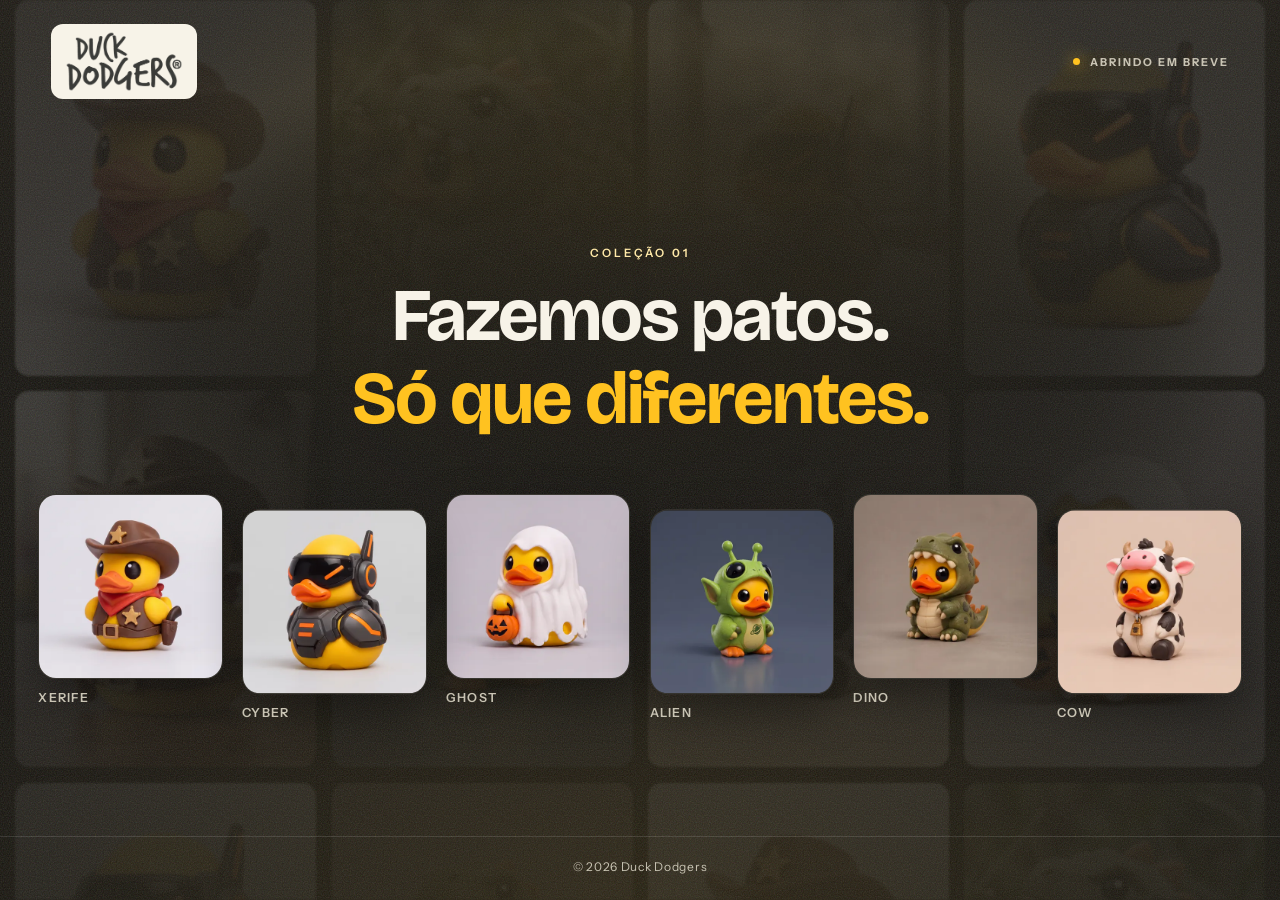
<file: index.html>
<!doctype html>
<html lang="pt-BR">
<head>
<meta charset="utf-8">
<meta name="viewport" content="width=device-width,initial-scale=1">
<title>Duck Dodgers — Fazemos patos. Só que diferentes.</title>
<meta name="description" content="Seis personagens colecionáveis, cada um com nome, fantasia e temperamento próprios. A loja abre em breve — entre na lista e saiba primeiro.">
<meta name="theme-color" content="#14120D">
<link rel="icon" href="img/logo.webp">

<!-- Preview ao compartilhar o link. A maioria dos leitores de og:image exige
     URL absoluta: troque por https://SEU-DOMINIO/img/... ao publicar. -->
<meta property="og:type" content="website">
<meta property="og:title" content="Fazemos patos. Só que diferentes.">
<meta property="og:description" content="Seis personagens colecionáveis, cada um com nome, fantasia e temperamento próprios. A loja abre em breve.">
<meta property="og:image" content="img/hero-02-md.webp">
<meta property="og:locale" content="pt_BR">
<meta name="twitter:card" content="summary_large_image">

<link rel="preconnect" href="https://fonts.googleapis.com">
<link rel="preconnect" href="https://fonts.gstatic.com" crossorigin>
<link href="https://fonts.googleapis.com/css2?family=Bricolage+Grotesque:wght@500;700;800&family=Instrument+Sans:wght@400;500;600;700&display=swap" rel="stylesheet">
<link rel="stylesheet" href="assets/css/coming.css">
<script defer src="assets/js/coming.js"></script>
</head>

<body>
<!-- Fundo em três camadas. As colunas de fotos são montadas em coming.js
     (são ~60 nós puramente decorativos; não valem o peso no HTML). -->
<div class="backdrop" id="backdrop" aria-hidden="true"></div>
<div class="glow" aria-hidden="true"></div>
<div class="grain" aria-hidden="true"></div>

<header>
  <a href="./" aria-label="Duck Dodgers">
    <img src="img/logo.webp" alt="Duck Dodgers" width="560" height="290">
  </a>
  <span class="status"><i aria-hidden="true"></i> ABRINDO EM BREVE</span>
</header>

<!-- Fala em cima, elenco embaixo: a ordem do HTML é a mesma da tela. -->
<main>
  <div class="say">
    <p class="eyebrow">COLEÇÃO 01</p>

    <h1>Fazemos patos.<br><em>Só que diferentes.</em></h1>
  </div>

  <!-- O elenco: cada pato aparece uma única vez e fica onde está. -->
  <section class="cast" aria-label="A turma de estreia">
    <ul>
      <li style="--i:0"><figure><img src="img/xerif-sm.webp" srcset="img/xerif-sm.webp 480w, img/xerif.webp 1200w" sizes="(max-width:640px) 31vw, (max-width:900px) 30vw, 16vw" alt="Xerife Duck, de chapéu e estrela" width="480" height="480" decoding="async"><figcaption>Xerife</figcaption></figure></li>
      <li style="--i:1"><figure><img src="img/cyber-sm.webp" srcset="img/cyber-sm.webp 480w, img/cyber.webp 1200w" sizes="(max-width:640px) 31vw, (max-width:900px) 30vw, 16vw" alt="Cyber Duck, de visor e armadura" width="480" height="480" decoding="async"><figcaption>Cyber</figcaption></figure></li>
      <li style="--i:2"><figure><img src="img/ghost-sm.webp" srcset="img/ghost-sm.webp 480w, img/ghost.webp 1200w" sizes="(max-width:640px) 31vw, (max-width:900px) 30vw, 16vw" alt="Ghost Duck, com lençol e abóbora" width="480" height="480" decoding="async"><figcaption>Ghost</figcaption></figure></li>
      <li style="--i:3"><figure><img src="img/et-sm.webp" srcset="img/et-sm.webp 480w, img/et.webp 1200w" sizes="(max-width:640px) 31vw, (max-width:900px) 30vw, 16vw" alt="Alien Duck, fantasiado de alienígena" width="480" height="480" decoding="async"><figcaption>Alien</figcaption></figure></li>
      <li style="--i:4"><figure><img src="img/dino-sm.webp" srcset="img/dino-sm.webp 480w, img/dino.webp 1200w" sizes="(max-width:640px) 31vw, (max-width:900px) 30vw, 16vw" alt="Dino Duck, fantasiado de dinossauro" width="480" height="480" decoding="async"><figcaption>Dino</figcaption></figure></li>
      <li style="--i:5"><figure><img src="img/cow-sm.webp" srcset="img/cow-sm.webp 480w, img/cow.webp 1200w" sizes="(max-width:640px) 31vw, (max-width:900px) 30vw, 16vw" alt="Cow Duck, de pijama de vaca" width="480" height="480" decoding="async"><figcaption>Cow</figcaption></figure></li>
    </ul>
  </section>
</main>

<footer>
  <span>© 2026 Duck Dodgers</span>
</footer>

</body>
</html>
</file>
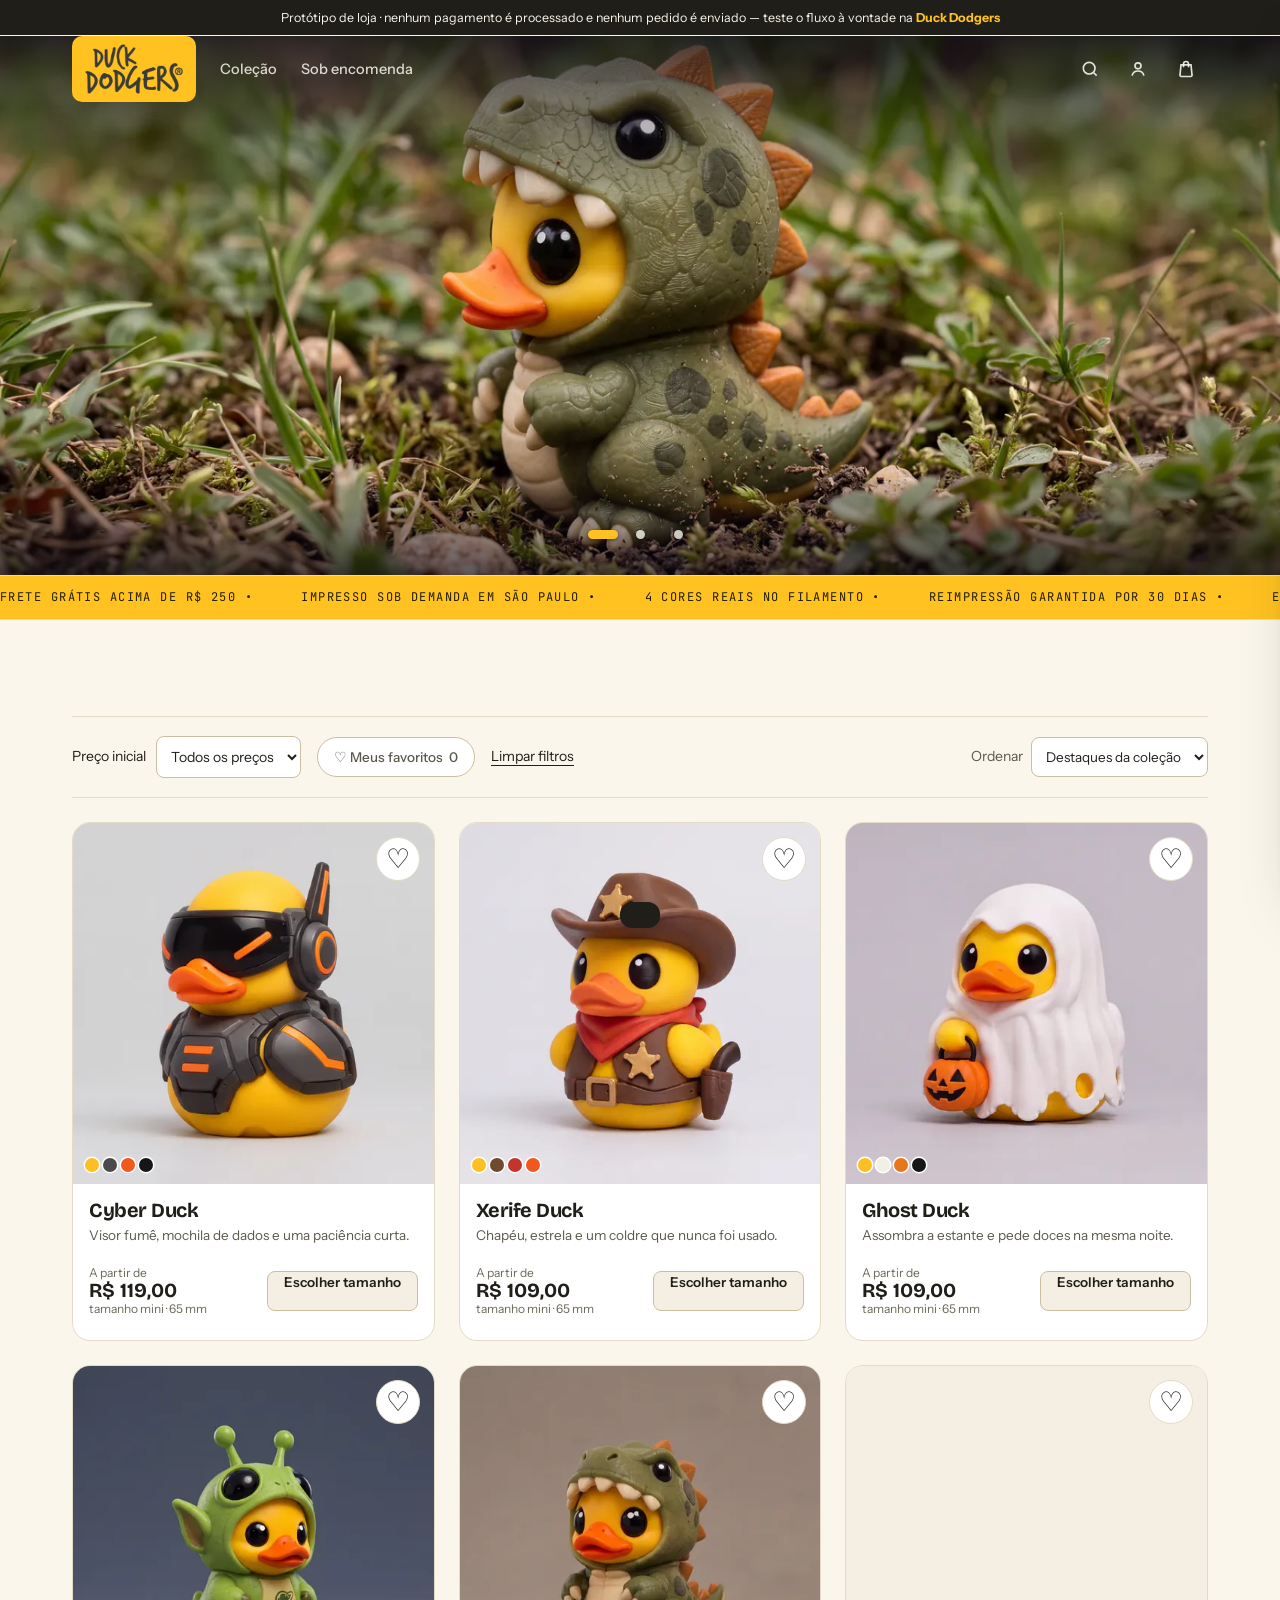
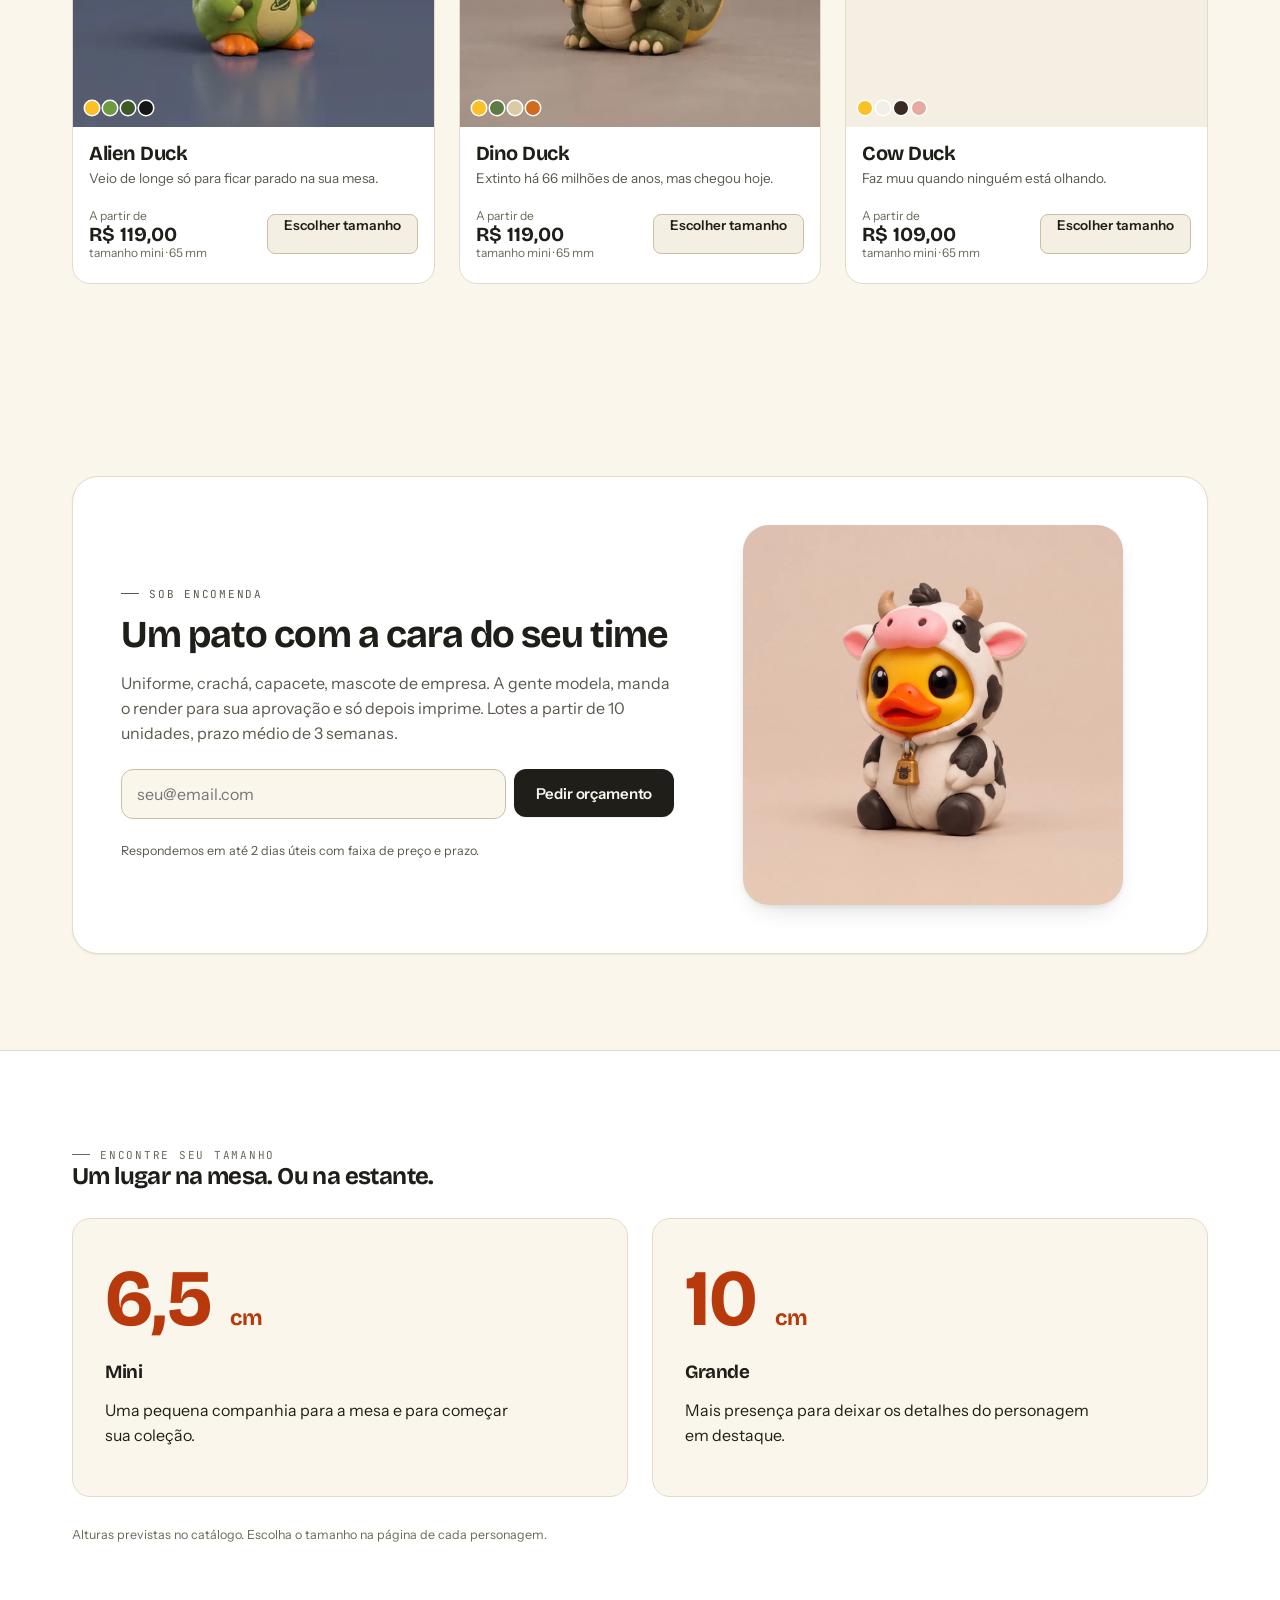
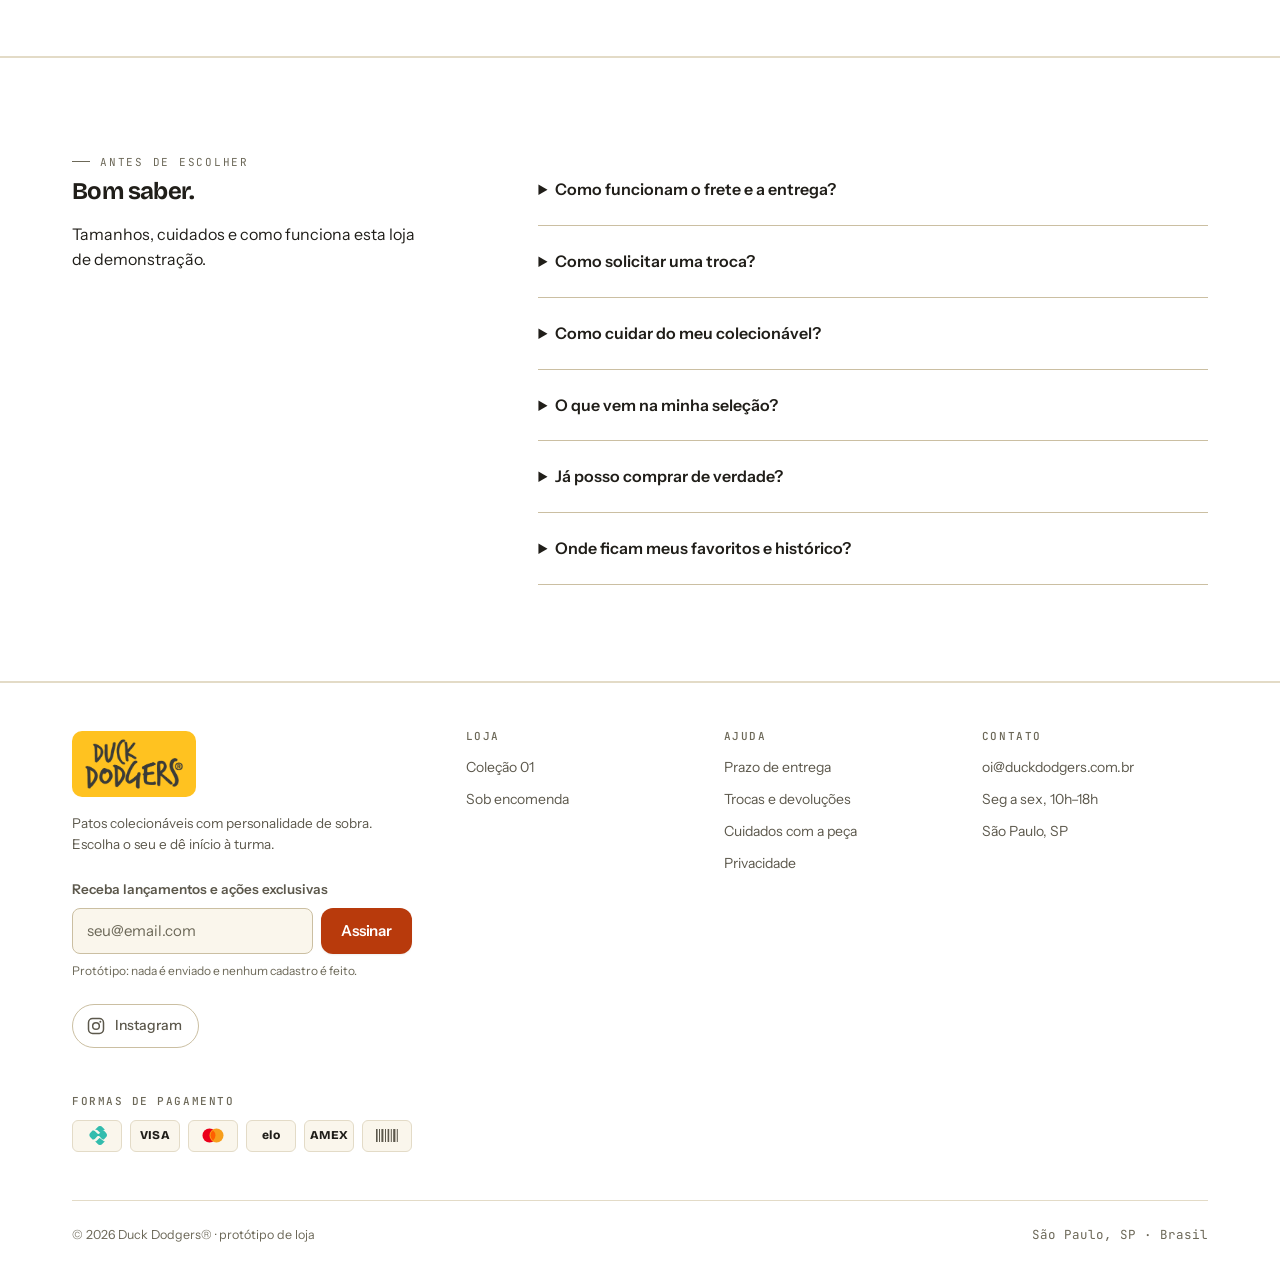
<file: loja.html>
<!doctype html>
<html lang="pt-BR">
<head>
<meta charset="utf-8">
<meta name="viewport" content="width=device-width,initial-scale=1,viewport-fit=cover">
<title>Duck Dodgers — patos colecionáveis com personalidade</title>
<meta name="description" content="Patos colecionáveis impressos em 3D em São Paulo: quatro cores reais no filamento, camada de 0,12 mm e lote pequeno. Protótipo de loja.">
<meta name="theme-color" content="#FAF6EC">
<meta name="color-scheme" content="light">

<meta property="og:type" content="website">
<meta property="og:title" content="Duck Dodgers — patos colecionáveis com personalidade">
<meta property="og:description" content="Colecionáveis FDM em lote pequeno, com quatro cores reais no filamento.">
<meta property="og:image" content="img/cyber.webp">
<meta property="og:locale" content="pt_BR">

<link rel="icon" href="img/logo.webp" type="image/webp">
<link rel="apple-touch-icon" href="img/logo.webp">

<link rel="preconnect" href="https://fonts.googleapis.com">
<link rel="preconnect" href="https://fonts.gstatic.com" crossorigin>
<link rel="stylesheet" href="https://fonts.googleapis.com/css2?family=Bricolage+Grotesque:opsz,wght@12..96,500;12..96,700;12..96,800&family=Instrument+Sans:wght@400;500;600&family=JetBrains+Mono:wght@400;500&display=swap">
<link rel="stylesheet" href="assets/css/style.css">

<script defer src="assets/js/app.js"></script>
</head>

<body>

<a class="skip-link" href="#viewHome">Pular para o conteúdo</a>

<!-- Tudo que fica atrás de sacola/checkout: recebe `inert` quando um overlay abre. -->
<div id="appRoot">

  <p class="notice">
    Protótipo de loja &middot; nenhum pagamento é processado e nenhum pedido é enviado — teste o fluxo à vontade na <b>Duck Dodgers</b>
  </p>

  <header class="header" id="header">
    <div class="shell header__in">
      <a href="#/" class="logo" aria-label="Duck Dodgers, ir para a página inicial">
        <img src="img/logo.webp" alt="" width="560" height="290">
      </a>

      <nav class="nav" aria-label="Principal">
        <a href="#colecao">Coleção</a>
        <a href="#encomenda">Sob encomenda</a>
      </nav>

      <div class="header__right">
        <!-- A busca virou so o icone. aria-expanded + aria-controls contam a
             quem usa leitor de tela que o botao abre a barra logo abaixo. -->
        <button type="button" class="icon-btn" id="searchBtn"
                aria-label="Buscar patos" aria-expanded="false" aria-controls="searchBar">
          <svg width="20" height="20" viewBox="0 0 24 24" fill="none" stroke="currentColor" stroke-width="2" aria-hidden="true"><circle cx="11" cy="11" r="7"/><path d="m20 20-3.5-3.5"/></svg>
        </button>

        <button type="button" class="icon-btn" id="accountBtn"
                aria-haspopup="dialog" aria-label="Entrar na sua conta">
          <svg width="20" height="20" viewBox="0 0 24 24" fill="none" stroke="currentColor" stroke-width="2" aria-hidden="true"><circle cx="12" cy="8.2" r="3.6"/><path d="M4.9 20a7.3 7.3 0 0 1 14.2 0"/></svg>
        </button>

        <button type="button" class="icon-btn cart-btn" id="cartBtn" aria-label="Abrir sacola, vazia">
          <svg width="20" height="20" viewBox="0 0 24 24" fill="none" stroke="currentColor" stroke-width="2" aria-hidden="true"><path d="M6 7h12l1.2 12.2a1.5 1.5 0 0 1-1.5 1.8H6.3a1.5 1.5 0 0 1-1.5-1.8Z"/><path d="M9 10V6a3 3 0 0 1 6 0v4"/></svg>
          <span class="cart-btn__count" id="cartCount" aria-hidden="true" hidden>0</span>
        </button>

        <button type="button" class="icon-btn burger" id="burger" aria-expanded="false" aria-controls="mobileMenu" aria-label="Abrir menu">
          <svg width="20" height="20" viewBox="0 0 24 24" fill="none" stroke="currentColor" stroke-width="2.2" aria-hidden="true"><path d="M4 7h16M4 12h16M4 17h16"/></svg>
        </button>
      </div>
    </div>

    <!-- De proposito NAO e modal: a barra filtra a grade que esta logo abaixo,
         entao travar a rolagem esconderia justamente o resultado. Fecha no
         Escape, no X e ao clicar fora, sempre devolvendo o foco ao icone. -->
    <div class="searchbar" id="searchBar" hidden>
      <div class="shell searchbar__in">
        <div class="searchbar__field">
          <svg width="20" height="20" viewBox="0 0 24 24" fill="none" stroke="currentColor" stroke-width="2" aria-hidden="true"><circle cx="11" cy="11" r="7"/><path d="m20 20-3.5-3.5"/></svg>
          <label class="sr-only" for="search">Buscar patos</label>
          <input class="js-search" id="search" type="search" placeholder="Buscar patos…" autocomplete="off">
        </div>
        <button type="button" class="icon-btn" id="searchClose" aria-label="Fechar busca">
          <svg width="20" height="20" viewBox="0 0 24 24" fill="none" stroke="currentColor" stroke-width="2.2" aria-hidden="true"><path d="M6 6l12 12M18 6 6 18"/></svg>
        </button>
      </div>
    </div>
  </header>

  <main>
    <!-- ==================== HOME ==================== -->
    <div id="viewHome" tabindex="-1">

      <!-- O <h1> da página vive aqui porque o hero é só imagem: sem ele a
           página ficaria sem título de primeiro nível. -->
      <h1 class="sr-only">Duck Dodgers — patos colecionáveis impressos em 3D</h1>

      <section class="hero" id="heroCarrossel"
               aria-roledescription="carrossel" aria-label="Fotos da coleção">
        <div class="hero__viewport" id="heroViewport">
          <figure class="hero__slide is-active" role="group"
                  aria-roledescription="slide" aria-label="1 de 3: Dino Duck no jardim">
            <img src="img/hero-02-md.webp"
                 srcset="img/hero-02-sm.webp 800w, img/hero-02-md.webp 1400w, img/hero-02.webp 2400w"
                 sizes="100vw" alt="Dino Duck na grama, entre folhas baixas"
                 width="2400" height="1340" fetchpriority="high" decoding="async">
          </figure>
          <figure class="hero__slide" role="group"
                  aria-roledescription="slide" aria-label="2 de 3: Xerife Duck na mesa">
            <img src="img/hero-03-md.webp"
                 srcset="img/hero-03-sm.webp 800w, img/hero-03-md.webp 1400w, img/hero-03.webp 2400w"
                 sizes="100vw" alt="Xerife Duck sobre uma mesa de madeira, com a cidade ao fundo"
                 width="2400" height="1340" loading="lazy" decoding="async">
          </figure>
          <figure class="hero__slide" role="group"
                  aria-roledescription="slide" aria-label="3 de 3: Cyber Duck no setup">
            <img src="img/hero-04-md.webp"
                 srcset="img/hero-04-sm.webp 800w, img/hero-04-md.webp 1400w, img/hero-04.webp 2400w"
                 sizes="100vw" alt="Cyber Duck ao lado de um teclado, sobre a mesa de trabalho"
                 width="2400" height="1340" loading="lazy" decoding="async">
          </figure>
        </div>

        <div class="hero__scrim" aria-hidden="true"></div>

        <!-- Único controle do hero. São botões de verdade, com nome acessível
             e estado (aria-current) casando com o visual. -->
        <div class="hero__dots" id="heroDots" role="group" aria-label="Escolher foto"></div>
      </section>

      <!-- aria-hidden: o texto é duplicado para o loop; o leitor de tela leria tudo duas vezes -->
      <div class="marquee" aria-hidden="true">
        <div class="marquee__track" id="marquee"></div>
      </div>

      <section class="section" id="colecao" aria-label="Coleção">
        <div class="shell">
          <div class="catalog-tools">
            <label for="priceLimit">Preço inicial
              <select id="priceLimit">
                <option value="0">Todos os preços</option>
                <option value="10000">Até R$ 100</option>
                <option value="11000">Até R$ 110</option>
                <option value="12000">Até R$ 120</option>
              </select>
            </label>
            <button type="button" class="chip" id="favoritesOnly" aria-pressed="false">♡ Meus favoritos <span id="favoriteCount">0</span></button>
            <button type="button" class="text-action" id="resetCatalog">Limpar filtros</button>

            <div class="sort">
              <label for="sort">Ordenar</label>
              <select id="sort">
                <option value="rel">Destaques da coleção</option>
                <option value="asc">Menor preço</option>
                <option value="desc">Maior preço</option>
                <option value="az">Nome (A–Z)</option>
              </select>
            </div>

            <!-- A contagem deixa de aparecer, mas continua sendo anunciada:
                 é o que avisa quem usa leitor de tela que a grade mudou. -->
            <p class="sr-only" id="resultCount" role="status"></p>
          </div>
          <ul class="grid" id="grid"></ul>
        </div>
      </section>

      <section class="section" id="encomenda" aria-labelledby="encomendaTitle">
        <div class="shell">
          <div class="custom reveal">
            <div class="custom__text">
              <p class="eyebrow">Sob encomenda</p>
              <h2 id="encomendaTitle">Um pato com a cara do seu time</h2>
              <p>Uniforme, crachá, capacete, mascote de empresa. A gente modela, manda o render para sua aprovação e só depois imprime. Lotes a partir de 10 unidades, prazo médio de 3 semanas.</p>

              <form class="brief" id="briefForm" novalidate>
                <div class="brief__field">
                  <label class="sr-only" for="briefEmail">Seu e-mail</label>
                  <input id="briefEmail" type="email" inputmode="email" autocomplete="email" placeholder="seu@email.com" aria-describedby="briefEmailErr briefHint">
                  <span class="field-error" id="briefEmailErr" role="alert"></span>
                </div>
                <button class="btn btn--primary" type="submit">Pedir orçamento</button>
              </form>
              <p class="fine-print" id="briefHint">Respondemos em até 2 dias úteis com faixa de preço e prazo.</p>
            </div>

            <div class="custom__art">
              <img src="img/cow.webp" alt="Cow Duck, de pijama de vaca" width="1200" height="1200" loading="lazy" decoding="async">
            </div>
          </div>
        </div>
      </section>
    </div>

    <!-- ==================== PRODUTO ==================== -->
    <div id="viewProduct" hidden>
      <div class="shell" id="pdp"></div>
    </div>
<section class="section section--tinted" id="sizeGuide"><div class="shell"><p class="eyebrow">Encontre seu tamanho</p><h2>Um lugar na mesa. Ou na estante.</h2><div class="size-guide"><article><span class="size-guide__number">6,5 <small>cm</small></span><h3>Mini</h3><p>Uma pequena companhia para a mesa e para começar sua coleção.</p></article><article><span class="size-guide__number">10 <small>cm</small></span><h3>Grande</h3><p>Mais presença para deixar os detalhes do personagem em destaque.</p></article></div><p class="fine-print">Alturas previstas no catálogo. Escolha o tamanho na página de cada personagem.</p></div></section>
<section class="section" id="recentSection" hidden><div class="shell"><div class="section__head"><div><p class="eyebrow">Continue explorando</p><h2>Você viu por aqui</h2></div><button type="button" class="text-action" id="clearRecent">Limpar histórico</button></div><ul class="grid" id="recentGrid"></ul></div></section>
<section class="section section--tinted" id="ajuda"><div class="shell help-layout"><div><p class="eyebrow">Antes de escolher</p><h2>Bom saber.</h2><p>Tamanhos, cuidados e como funciona esta loja de demonstração.</p></div><div class="faq">
<details id="entrega"><summary>Como funcionam o frete e a entrega?</summary><p>O checkout usa um frete de demonstração de R$ 24,90, grátis a partir de R$ 250 em produtos após o cupom. Ainda não há consulta por CEP nem prazo de entrega confirmado. Nenhum pedido é enviado nesta versão.</p></details>
<details id="trocas"><summary>Como solicitar uma troca?</summary><p>Esta versão não realiza vendas. Os canais de atendimento e a política de trocas serão definidos antes da abertura da loja.</p></details>
<details id="cuidados"><summary>Como cuidar do meu colecionável?</summary><p>As peças do catálogo são de PLA. Limpe suavemente com pano seco e mantenha longe de calor, sol direto e produtos abrasivos. Evite quedas e pressão nos detalhes.</p></details>
<details><summary>O que vem na minha seleção?</summary><p>Cada item corresponde a um personagem no tamanho escolhido: Mini, de 6,5 cm, ou Grande, de 10 cm. Confira tamanho e quantidade na sacola antes de continuar.</p></details>
<details><summary>Já posso comprar de verdade?</summary><p>Ainda não. Preços, cupons e formas de pagamento fazem parte da demonstração. O checkout não cobra, não reserva estoque e não cria um pedido real.</p></details>
<details id="privacidade"><summary>Onde ficam meus favoritos e histórico?</summary><p>Favoritos, produtos vistos e sacola ficam salvos neste navegador, sem criar uma conta. Você pode limpar o histórico no botão correspondente e remover os favoritos pelos corações. O formulário de orçamento não envia seus dados.</p></details>
</div></div></section>
  </main>

  <footer class="footer">
    <div class="shell">
      <div class="footer__grid">
        <div>
          <a href="#/" class="logo" style="width:max-content" aria-label="Duck Dodgers, ir para a página inicial">
            <img src="img/logo.webp" alt="" width="560" height="290" loading="lazy">
          </a>
          <p class="footer__about">Patos colecionáveis com personalidade de sobra. Escolha o seu e dê início à turma.</p>

          <form class="signup" id="signupForm" novalidate>
            <label for="signupEmail">Receba lançamentos e ações exclusivas</label>
            <div class="signup__field">
              <input id="signupEmail" type="email" autocomplete="email"
                     placeholder="seu@email.com" aria-describedby="signupHint signupError">
              <button type="submit" class="btn btn--accent">Assinar</button>
            </div>
            <p class="field-error" id="signupError" role="alert"></p>
            <p class="signup__hint" id="signupHint">Protótipo: nada é enviado e nenhum cadastro é feito.</p>
          </form>

          <ul class="social" aria-label="Redes sociais">
            <li>
              <a href="https://www.instagram.com/duckthedodgers/" target="_blank" rel="noopener noreferrer">
                <svg width="20" height="20" viewBox="0 0 24 24" fill="none" stroke="currentColor" stroke-width="1.8" aria-hidden="true"><rect x="3" y="3" width="18" height="18" rx="5"/><circle cx="12" cy="12" r="4"/><circle cx="17.2" cy="6.8" r="1.2" fill="currentColor" stroke="none"/></svg>
                <span>Instagram</span>
                <span class="sr-only">(abre em uma nova aba)</span>
              </a>
            </li>
          </ul>
        </div>

        <nav aria-labelledby="footLoja">
          <h2 id="footLoja">Loja</h2>
          <ul>
            <li><a href="#colecao">Coleção 01</a></li>
            <li><a href="#encomenda">Sob encomenda</a></li>
          </ul>
        </nav>

        <nav aria-labelledby="footAjuda">
          <h2 id="footAjuda">Ajuda</h2>
          <ul>
            <li><a href="#entrega">Prazo de entrega</a></li>
            <li><a href="#trocas">Trocas e devoluções</a></li>
            <li><a href="#cuidados">Cuidados com a peça</a></li><li><a href="#privacidade">Privacidade</a></li>
          </ul>
        </nav>

        <div>
          <h2 id="footContato">Contato</h2>
          <ul aria-labelledby="footContato">
            <li><a href="mailto:oi@duckdodgers.com.br">oi@duckdodgers.com.br</a></li>
            <li>Seg a sex, 10h–18h</li>
            <li>São Paulo, SP</li>
          </ul>
        </div>
      </div>

      <div class="footer__pay">
        <h2 id="footPay">Formas de pagamento</h2>
        <ul class="flags" aria-labelledby="footPay">
          <li><span class="flag" role="img" aria-label="Pix"><svg width="19" height="19" viewBox="0 0 24 24" aria-hidden="true" fill="#32BCAD"><path d="M12 1.6 8.9 4.7h1.5c.6 0 1.2.2 1.6.7l3.2 3.2c.3.3.7.3 1 0l3.2-3.2c.4-.4 1-.7 1.6-.7h.4L18.3 1.6a4.4 4.4 0 0 0-6.3 0z"/><path d="M22.4 8.2 20 5.8h-1a2 2 0 0 0-1.4.6l-3.2 3.2c-.7.7-1.9.7-2.6 0L8.6 6.4A2 2 0 0 0 7.2 5.8H5.7L3.3 8.2a4.4 4.4 0 0 0 0 6.3l2.4 2.4h1.5c.5 0 1-.2 1.4-.6l3.2-3.2c.7-.7 1.9-.7 2.6 0l3.2 3.2c.4.4.9.6 1.4.6h1l2.4-2.4a4.4 4.4 0 0 0 0-6.3z"/><path d="M15.2 15.4c-.3-.3-.7-.3-1 0l-3.2 3.2c-.4.4-1 .7-1.6.7H8.9l3.1 3.1a4.4 4.4 0 0 0 6.3 0l3.1-3.1h-.4c-.6 0-1.2-.3-1.6-.7z"/></svg></span></li>
          <li><span class="flag" role="img" aria-label="Visa"><b>VISA</b></span></li>
          <li><span class="flag" role="img" aria-label="Mastercard"><svg width="30" height="19" viewBox="0 0 30 19" aria-hidden="true"><circle cx="11.5" cy="9.5" r="7" fill="#EB001B"/><circle cx="18.5" cy="9.5" r="7" fill="#F79E1B"/><path d="M15 4.2a7 7 0 0 0 0 10.6 7 7 0 0 0 0-10.6z" fill="#FF5F00"/></svg></span></li>
          <li><span class="flag" role="img" aria-label="Elo"><b>elo</b></span></li>
          <li><span class="flag" role="img" aria-label="American Express"><b>AMEX</b></span></li>
          <li><span class="flag" role="img" aria-label="Boleto bancário"><svg width="24" height="15" viewBox="0 0 24 15" aria-hidden="true" fill="currentColor"><rect x="1" y="1" width="1.6" height="13"/><rect x="4" y="1" width="1" height="13"/><rect x="6.4" y="1" width="2" height="13"/><rect x="10" y="1" width="1" height="13"/><rect x="12.6" y="1" width="1.6" height="13"/><rect x="15.8" y="1" width="1" height="13"/><rect x="18.2" y="1" width="2.2" height="13"/><rect x="21.8" y="1" width="1" height="13"/></svg></span></li>
        </ul>
      </div>

      <div class="footer__bottom">
        <span>© 2026 Duck Dodgers® &middot; protótipo de loja</span>
        <span class="mono">São Paulo, SP &middot; Brasil</span>
      </div>
    </div>
  </footer>
</div><!-- /#appRoot -->

<!-- ==================== OVERLAYS ==================== -->

<div class="mobile-menu" id="mobileMenu" role="dialog" aria-modal="true" aria-label="Menu" aria-hidden="true" hidden>
  <div class="mobile-menu__head">
    <span class="logo"><img src="img/logo.webp" alt="Duck Dodgers" width="560" height="290"></span>
    <button type="button" class="icon-btn" id="closeMenu" aria-label="Fechar menu">
      <svg width="20" height="20" viewBox="0 0 24 24" fill="none" stroke="currentColor" stroke-width="2.2" aria-hidden="true"><path d="M6 6l12 12M18 6 6 18"/></svg>
    </button>
  </div>

  <nav aria-label="Principal, móvel">
    <a href="#colecao">Coleção</a>
    <a href="#encomenda">Sob encomenda</a>
  </nav>

  <p class="mobile-menu__foot">
    <a href="mailto:oi@duckdodgers.com.br">oi@duckdodgers.com.br</a><br>
    Seg a sex, 10h–18h &middot; São Paulo, SP
  </p>
</div>

<!-- Entrar: so os provedores e o e-mail. Sem campo de senha de proposito —
     num prototipo, pedir senha e pedir um dado real sem ter onde guardar. -->
<div class="modal auth" id="authModal" role="dialog" aria-modal="true" aria-labelledby="authTitle" aria-hidden="true" hidden>
  <div class="modal__scrim" data-auth-close></div>
  <div class="modal__card auth__card">
    <button type="button" class="icon-btn auth__close" id="authClose" aria-label="Fechar">
      <svg width="20" height="20" viewBox="0 0 24 24" fill="none" stroke="currentColor" stroke-width="2.2" aria-hidden="true"><path d="M6 6l12 12M18 6 6 18"/></svg>
    </button>

    <p class="eyebrow">Sua conta</p>
    <h2 id="authTitle">Entrar ou criar conta</h2>
    <p class="auth__sub">Para guardar seus favoritos e acompanhar pedidos.</p>

    <button type="button" class="auth__sso" data-sso="Google">
      <svg width="18" height="18" viewBox="0 0 48 48" aria-hidden="true"><path fill="#4285F4" d="M45.1 24.5c0-1.6-.1-3.1-.4-4.5H24v8.5h11.8c-.5 2.7-2 5-4.4 6.6v5.5h7.1c4.1-3.8 6.6-9.4 6.6-16.1z"/><path fill="#34A853" d="M24 46c5.9 0 10.9-2 14.5-5.4l-7.1-5.5c-2 1.3-4.5 2.1-7.4 2.1-5.7 0-10.5-3.8-12.2-9H4.5v5.7C8.1 41.1 15.5 46 24 46z"/><path fill="#FBBC05" d="M11.8 28.2c-.4-1.3-.7-2.7-.7-4.2s.2-2.9.7-4.2v-5.7H4.5A22 22 0 0 0 2 24c0 3.6.9 6.9 2.5 9.9l7.3-5.7z"/><path fill="#EA4335" d="M24 10.4c3.2 0 6.1 1.1 8.4 3.3l6.3-6.3C34.9 3.9 29.9 2 24 2 15.5 2 8.1 6.9 4.5 14.1l7.3 5.7c1.7-5.2 6.5-9.4 12.2-9.4z"/></svg>
      Continuar com Google
    </button>

    <button type="button" class="auth__sso" data-sso="Apple">
      <svg width="18" height="18" viewBox="0 0 24 24" fill="currentColor" aria-hidden="true"><path d="M16.4 12.8c0-2.4 2-3.5 2.1-3.6-1.1-1.7-2.9-1.9-3.5-1.9-1.5-.2-2.9.9-3.7.9-.8 0-1.9-.9-3.1-.8-1.6 0-3.1.9-3.9 2.4-1.7 2.9-.4 7.2 1.2 9.5.8 1.2 1.8 2.5 3 2.4 1.2 0 1.7-.8 3.1-.8 1.5 0 1.9.8 3.1.7 1.3 0 2.1-1.2 2.9-2.3.9-1.3 1.3-2.6 1.3-2.7 0 0-2.5-.9-2.5-3.8zM14 5.6c.7-.8 1.1-2 1-3.1-1 0-2.2.7-2.9 1.5-.6.7-1.2 1.9-1 3 1.1.1 2.2-.6 2.9-1.4z"/></svg>
      Continuar com Apple
    </button>

    <p class="auth__or"><span>ou</span></p>

    <form id="authForm" novalidate>
      <label for="authEmail">E-mail</label>
      <div class="auth__field">
        <input id="authEmail" type="email" autocomplete="email" placeholder="seu@email.com" aria-describedby="authError">
        <button type="submit" class="btn btn--accent">Continuar →</button>
      </div>
      <p class="field-error" id="authError" role="alert"></p>
    </form>

    <p class="fine-print">Protótipo: nenhuma conta é criada e nada é enviado. O que você digitar aqui não sai deste navegador.</p>
  </div>
</div>

<div class="scrim" id="scrim"></div>

<aside class="drawer" id="drawer" role="dialog" aria-modal="true" aria-labelledby="drawerTitle" aria-hidden="true">
  <div class="drawer__head">
    <h2 id="drawerTitle">Sua sacola</h2>
    <button type="button" class="icon-btn" id="closeCart" aria-label="Fechar sacola">
      <svg width="18" height="18" viewBox="0 0 24 24" fill="none" stroke="currentColor" stroke-width="2.2" aria-hidden="true"><path d="M6 6l12 12M18 6 6 18"/></svg>
    </button>
  </div>
  <div class="ship-bar" id="shipBar"></div>
  <ul class="cart-list" id="cartList"></ul>
  <div class="drawer__foot" id="drawerFoot"></div>
</aside>

<p class="sr-only" id="cartLive" role="status"></p>
<p class="toast" id="toast" role="status"></p>

<noscript>
  <p style="padding:24px;text-align:center">
    Este protótipo precisa de JavaScript para mostrar o catálogo, a sacola e o checkout.
  </p>
</noscript>

</body>
</html>
</file>
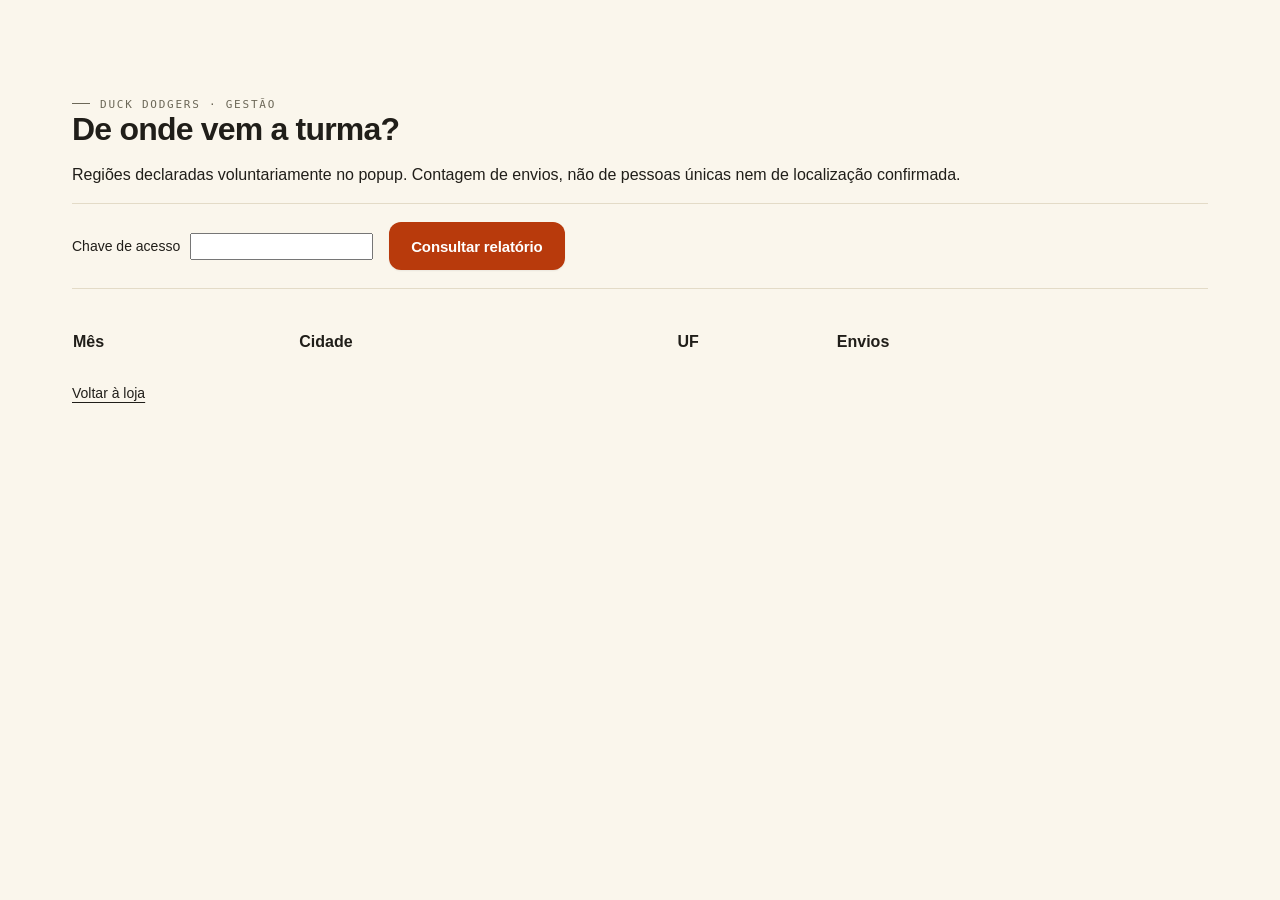
<file: admin/regioes.html>
<!doctype html>
<html lang="pt-BR"><head><meta charset="utf-8"><meta name="viewport" content="width=device-width,initial-scale=1"><meta name="robots" content="noindex,nofollow"><title>Regiões — Duck Dodgers</title><link rel="stylesheet" href="../assets/css/style.css"></head>
<body><main class="shell section"><p class="eyebrow">Duck Dodgers · Gestão</p><h1>De onde vem a turma?</h1><p>Regiões declaradas voluntariamente no popup. Contagem de envios, não de pessoas únicas nem de localização confirmada.</p><form id="reportForm" class="catalog-tools"><label for="reportKey">Chave de acesso <input id="reportKey" type="password" required autocomplete="off"></label><button class="btn btn--accent" type="submit">Consultar relatório</button></form><p id="reportStatus" role="status"></p><div style="overflow-x:auto"><table style="width:100%;text-align:left;border-spacing:0 16px"><thead><tr><th>Mês</th><th>Cidade</th><th>UF</th><th>Envios</th></tr></thead><tbody id="reportRows"></tbody></table></div><a class="text-action" href="../">Voltar à loja</a></main><script src="../assets/js/regions-admin.js"></script></body></html>
</file>
<file: assets/css/coming.css>
/* ==========================================================================
   Duck Dodgers — página de espera
   Palco escuro e quente, luz amarela da marca. O elenco no meio, grande; a
   fala logo abaixo, em peso secundário.
   Ao fundo, colunas de fotos deslizando bem apagadas — textura, não conteúdo.
   ========================================================================== */

:root {
  --ink:        #14120D;   /* preto quente, da mesma familia do ink da loja */
  --ink-2:      #1D1A13;
  --brand:      #FFC220;
  --brand-soft: #FFE9A8;
  --paper:      #F7F3E8;
  --paper-2:    #C9C4B4;   /* texto secundario: 7,9:1 sobre o fundo */
  --line:       #ffffff1f;
  --ease:       cubic-bezier(.2, .7, .3, 1);
}

* { box-sizing: border-box; }
html { color-scheme: dark; }

body {
  margin: 0;
  min-height: 100svh;
  display: flex;
  flex-direction: column;
  background: var(--ink);
  color: var(--paper);
  font-family: 'Instrument Sans', sans-serif;
  -webkit-font-smoothing: antialiased;
}

button, input { font: inherit; }
button { cursor: pointer; }
a { color: inherit; }

/* Fundo ====================================================================
   Três camadas empilhadas: fotos correndo, luz por cima, granulado por cima
   de tudo. O conteúdo fica acima das três.

   As colunas DESLIZAM, não saltam. Cada uma corre num tempo e num sentido
   diferentes, então o olho nunca fecha o padrão — o que dava aspecto de
   xadrez antes era o salto de posição a cada 3,4 s.
   ========================================================================== */
.backdrop {
  position: fixed; inset: 0; z-index: 0; overflow: hidden; pointer-events: none;
  display: flex; gap: clamp(10px, 1.2vw, 18px); padding: 0 clamp(10px, 1.2vw, 18px);
  /* apagado de propósito: aqui é textura, não conteúdo */
  opacity: .3;
  filter: saturate(.62) brightness(.9) blur(.8px);
  /* buraco no meio: o miolo fica limpo para o texto, as fotos vivem nas bordas */
  -webkit-mask-image: radial-gradient(ellipse 58% 48% at 50% 44%, transparent 12%, #000 80%);
          mask-image: radial-gradient(ellipse 58% 48% at 50% 44%, transparent 12%, #000 80%);
}

.strip { flex: 1; min-width: 0; }

.strip__track {
  display: flex; flex-direction: column; gap: clamp(10px, 1.2vw, 18px);
  will-change: transform;
  /* a lista vai duplicada dentro do track: a -50% cai exatamente sobre o
     começo da cópia, então o laço fecha sem emenda visível */
  animation: correr var(--dur, 100s) linear infinite;
  animation-direction: var(--dir, normal);
  animation-delay: var(--atraso, 0s);
}
@keyframes correr { from { transform: translateY(0); } to { transform: translateY(-50%); } }

.strip img {
  width: 100%; height: auto; aspect-ratio: 4 / 5;
  object-fit: cover; display: block; border-radius: 14px;
}

/* Só as duas primeiras colunas em telas estreitas: cinco viram tiras finas. */
.strip:nth-child(n+3) { display: none; }
@media (min-width: 620px)  { .strip:nth-child(3) { display: block; } }
@media (min-width: 1000px) { .strip:nth-child(4) { display: block; } }
@media (min-width: 1320px) { .strip:nth-child(5) { display: block; } }

@media (prefers-reduced-motion: reduce) {
  .strip__track { animation: none; }
}

.glow {
  position: fixed; inset: 0; z-index: 1; pointer-events: none;
  background:
    radial-gradient(58% 44% at 50% 40%, rgb(20 18 13 / .88), rgb(20 18 13 / .5) 62%, transparent 82%),
    radial-gradient(60% 45% at 50% 22%, rgb(255 194 32 / .14), transparent 70%),
    radial-gradient(90% 60% at 50% 100%, rgb(255 194 32 / .07), transparent 65%),
    linear-gradient(180deg, rgb(29 26 19 / .72), rgb(20 18 13 / .46) 40%, rgb(20 18 13 / .78));
}
.grain {
  position: fixed; inset: 0; z-index: 2; pointer-events: none; opacity: .5;
  background-image: url("data:image/svg+xml,%3Csvg xmlns='http://www.w3.org/2000/svg' width='140' height='140'%3E%3Cfilter id='n'%3E%3CfeTurbulence type='fractalNoise' baseFrequency='.85' numOctaves='3'/%3E%3C/filter%3E%3Crect width='140' height='140' filter='url(%23n)' opacity='.34'/%3E%3C/svg%3E");
}

/* Cabeçalho e rodapé ------------------------------------------------------- */
header, footer {
  position: relative; z-index: 4;
  display: flex; align-items: center; justify-content: space-between;
  gap: 20px; padding: 24px 4vw;
}
header > a {
  display: block; background: var(--paper);
  padding: 7px 14px; border-radius: 12px;
}
header img { width: 118px; height: auto; display: block; }

.status {
  display: flex; align-items: center; gap: 10px;
  font-size: 11px; font-weight: 700; letter-spacing: .18em;
  color: var(--paper-2);
}
.status i {
  width: 7px; height: 7px; border-radius: 50%; flex: none;
  background: var(--brand); box-shadow: 0 0 16px var(--brand);
}

footer {
  justify-content: center;   /* sobrou um item só */
  font-size: 12px; letter-spacing: .06em;
  color: var(--paper-2);            /* antes #c5c4bf a 9 px: 2,69:1 */
  border-top: 1px solid var(--line);
  margin-top: 8px; padding-top: 22px; padding-bottom: 26px;
}

/* Palco ====================================================================
   Os patos ocupam o meio, grandes, em faixa larga. O texto vem abaixo, em
   corpo e peso menores: ele apoia a imagem, não disputa com ela.
   ========================================================================== */
main {
  position: relative; z-index: 3; flex: 1;
  display: flex; flex-direction: column; justify-content: center; align-items: center;
  gap: clamp(34px, 6vh, 68px);
  width: 100%; max-width: 1400px; margin: 0 auto;
  padding: clamp(20px, 3vh, 40px) clamp(20px, 3vw, 48px);
}

.say { width: 100%; max-width: 900px; text-align: center; }

.eyebrow {
  display: flex; align-items: center; justify-content: center; gap: 12px;
  margin: 0;
  font-size: 11.5px; font-weight: 600; letter-spacing: .26em;
  color: var(--brand-soft);
}

/* Título em escala de destaque, disputando a atenção com as fotos. */
h1 {
  margin: 14px 0 0;
  font: 700 clamp(52px, 5.8vw, 80px)/1.12 'Bricolage Grotesque', sans-serif;
  letter-spacing: -.028em;
  text-wrap: nowrap;
}
h1 em { font-style: normal; color: var(--brand); }

/* O elenco -----------------------------------------------------------------
   Seis fotos, cada uma uma vez, em lugar fixo — agora em faixa larga e no
   centro da tela. */
.cast { width: 100%; }

.cast ul {
  list-style: none; margin: 0; padding: 0;
  display: grid; grid-template-columns: repeat(6, minmax(0, 1fr));
  gap: clamp(12px, 1.5vw, 22px);
  align-items: start;
}
.cast figure { margin: 0; }

.cast img {
  /* height:auto e obrigatorio: os atributos width/height do HTML viram dica de
     estilo, e sem isso a altura fica presa em 480px e o aspect-ratio nao vale */
  width: 100%; height: auto; aspect-ratio: 1; object-fit: cover; display: block;
  border-radius: clamp(14px, 1.4vw, 22px); border: 1px solid var(--line);
  background: var(--ink-2);
  box-shadow: 0 18px 44px rgb(0 0 0 / .34);
}

.cast figcaption {
  margin-top: 11px;
  font-size: 12.5px; font-weight: 600; letter-spacing: .1em; text-transform: uppercase;
  color: var(--paper-2);
}

/* Zigue-zague: seis quadrados perfeitamente alinhados viram planilha. */
.cast li:nth-child(even) { transform: translateY(clamp(10px, 1.2vw, 20px)); }

/* Entrada: acontece uma vez, no carregamento. Não é laço.
   Primeiro o texto, depois o elenco, na mesma ordem em que aparecem. */
@media (prefers-reduced-motion: no-preference) {
  .say > *, .cast { animation: sobe .7s var(--ease) backwards; }
  .cast li { animation: sobe .6s var(--ease) backwards; animation-delay: calc(.3s + var(--i) * .07s); }
  .eyebrow { animation-delay: .1s; }
  h1       { animation-delay: .16s; }
  .cast    { animation: none; }
}
@keyframes sobe { from { opacity: 0; transform: translateY(16px); } }
/* o deslocamento do zigue-zague tem de sobreviver ao fim da animação */
@media (prefers-reduced-motion: no-preference) {
  @keyframes sobe-par { from { opacity: 0; transform: translateY(calc(16px + clamp(10px, 1.2vw, 20px))); } }
  .cast li:nth-child(even) { animation-name: sobe-par; }
}

:focus-visible { outline: 3px solid var(--brand); outline-offset: 4px; border-radius: 4px; }

/* Telas menores ------------------------------------------------------------ */
@media (max-width: 900px) {
  main { gap: clamp(26px, 4vh, 40px); justify-content: flex-start; padding-top: clamp(18px, 3vh, 32px); }
  .cast ul { grid-template-columns: repeat(3, minmax(0, 1fr)); row-gap: clamp(18px, 3vw, 28px); }
  .cast li:nth-child(even) { transform: none; animation-name: sobe; }
  h1 { font-size: clamp(52px, 9.2vw, 76px); }
}

@media (max-width: 640px) {
  header { padding: 18px 22px; }
  header img { width: 100px; }
  .status { font-size: 10px; letter-spacing: .12em; max-width: 140px; line-height: 1.5; }
  main { padding: 18px 20px 0; }
  /* o dobro não cabe: a linha mais longa tem ~8,7em, então o corpo é o que a
     largura útil (100vw - 40px de respiro) comporta */
  h1 { font-size: min(68px, calc((100vw - 40px) / 9)); letter-spacing: -.024em; }
  footer { flex-direction: column; gap: 10px; text-align: center; font-size: 11.5px; }
}
</file>
<file: assets/css/style.css>
/* ==========================================================================
   Duck Dodgers — folha de estilo unica
   Direcao visual: "ficha de producao" — papel quente, tinta quase preta,
   ambar como cor de maquina, rotulos tecnicos em mono, grade fina de bancada.
   ========================================================================== */

/* --------------------------------------------------------------------------
   1. Tokens
   O site tem um tema so, claro. Nao ha bloco escuro nem alternancia: quem
   mexer aqui muda a paleta inteira num lugar unico.
   -------------------------------------------------------------------------- */
:root {
  /* cor */
  --ground:        #FAF6EC;
  --ground-2:      #F2ECDC;
  --surface:       #FFFFFF;
  --surface-2:     #F4EFE2;
  --ink:           #201E19;
  --ink-2:         #5C584C;
  --ink-3:         #6C6858;
  --brand:         #FFC220;
  --brand-deep:    #E3A400;
  --brand-ink:     #241E05;
  --accent:        #B83A0C;
  --accent-ink:    #FFFFFF;
  --accent-soft:   #FCE7DB;
  --ok:            #1C6F45;
  --ok-soft:       #E1F2E7;
  --danger:        #A81E16;
  --line:          #E3DBC7;
  --line-strong:   #CBBFA2;

  --shadow-sm:  0 1px 2px rgb(32 30 25 / .07);
  --shadow-md:  0 2px 4px rgb(32 30 25 / .06), 0 12px 28px -16px rgb(32 30 25 / .28);
  --shadow-lg:  0 4px 8px rgb(32 30 25 / .07), 0 28px 60px -28px rgb(32 30 25 / .38);
  --drop:       drop-shadow(0 14px 18px rgb(32 30 25 / .22));
  --drop-lg:    drop-shadow(0 22px 26px rgb(32 30 25 / .26));
  --overlay:    rgb(18 16 10 / .58);

  /* tipografia */
  --font-display: "Bricolage Grotesque", "Trebuchet MS", sans-serif;
  --font-body:    "Instrument Sans", -apple-system, BlinkMacSystemFont, "Segoe UI", sans-serif;
  --font-mono:    "JetBrains Mono", ui-monospace, SFMono-Regular, Menlo, monospace;

  /* escala de espaco */
  --sp-1: 4px;  --sp-2: 8px;  --sp-3: 12px; --sp-4: 16px;
  --sp-5: 24px; --sp-6: 32px; --sp-7: 48px; --sp-8: 64px; --sp-9: 96px;

  /* forma */
  --r-sm: 8px; --r-md: 12px; --r-lg: 18px; --r-xl: 26px; --r-full: 999px;

  /* movimento */
  --ease: cubic-bezier(.2, .7, .3, 1);
  --ease-back: cubic-bezier(.34, 1.4, .5, 1);
  --t-fast: 140ms;
  --t-base: 240ms;
  --t-slow: 420ms;

  /* layout */
  --shell: 1200px;
  --gutter: clamp(16px, 4vw, 32px);
  --header-h: 68px;

  color-scheme: light;
}


/* --------------------------------------------------------------------------
   2. Base
   -------------------------------------------------------------------------- */
*, *::before, *::after { box-sizing: border-box; }

html {
  scroll-behavior: smooth;
  scroll-padding-top: calc(var(--header-h) + 24px);
}

body {
  margin: 0;
  background: var(--ground);
  color: var(--ink);
  font-family: var(--font-body);
  font-size: 16px;
  line-height: 1.55;
  -webkit-font-smoothing: antialiased;
  overflow-x: hidden;
}

/* trava de rolagem enquanto sacola ou checkout estao abertos */
body.is-locked { overflow: hidden; }

img, svg { display: block; max-width: 100%; }
img { height: auto; }
button, input, select, textarea { font: inherit; color: inherit; }
button { cursor: pointer; border: 0; background: none; padding: 0; }
a { color: inherit; text-decoration: none; }
[hidden] { display: none !important; }

:focus-visible {
  outline: 3px solid var(--accent);
  outline-offset: 3px;
  border-radius: 4px;
}

h1, h2, h3, h4 {
  font-family: var(--font-display);
  margin: 0;
  line-height: 1.05;
  letter-spacing: -.025em;
  text-wrap: balance;
}
p { text-wrap: pretty; }

.sr-only {
  position: absolute; width: 1px; height: 1px;
  padding: 0; margin: -1px; overflow: hidden;
  clip-path: inset(50%); white-space: nowrap; border: 0;
}

.skip-link {
  position: fixed; top: 8px; left: 8px; z-index: 200;
  transform: translateY(-200%);
  background: var(--ink); color: var(--ground);
  padding: 10px 18px; border-radius: var(--r-sm); font-weight: 600;
  transition: transform var(--t-fast) var(--ease);
}
.skip-link:focus-visible { transform: none; }

.shell {
  width: 100%; max-width: var(--shell);
  margin-inline: auto; padding-inline: var(--gutter);
}
/* num monitor 2K o container de 1200 px deixava margens enormes dos dois lados */
@media (min-width: 1600px) { :root { --shell: 1340px; --gutter: 40px; } }
@media (min-width: 2200px) { :root { --shell: 1460px; } }

.mono { font-family: var(--font-mono); font-variant-numeric: tabular-nums; }

.eyebrow {
  font-family: var(--font-mono);
  font-size: 11px; letter-spacing: .16em; text-transform: uppercase;
  color: var(--ink-3); margin: 0;
}
.eyebrow::before {
  content: ""; display: inline-block; vertical-align: middle;
  width: 18px; height: 1px; background: currentColor;
  margin-right: 10px; margin-bottom: 3px;
}

/* --------------------------------------------------------------------------
   3. Botoes
   -------------------------------------------------------------------------- */
.btn {
  display: inline-flex; align-items: center; justify-content: center; gap: 10px;
  min-height: 48px; padding: 0 22px;
  border-radius: var(--r-md);
  font-weight: 600; font-size: 15px; letter-spacing: -.01em;
  transition: transform var(--t-fast) var(--ease),
              background var(--t-fast) var(--ease),
              border-color var(--t-fast) var(--ease),
              color var(--t-fast) var(--ease),
              box-shadow var(--t-fast) var(--ease);
}
.btn:hover { transform: translateY(-2px); }
.btn:active { transform: translateY(0); }
.btn--block { width: 100%; }

.btn--primary { background: var(--ink); color: var(--ground); box-shadow: var(--shadow-sm); }
.btn--primary:hover { background: var(--brand); color: var(--brand-ink); box-shadow: var(--shadow-md); }

.btn--accent { background: var(--accent); color: var(--accent-ink); box-shadow: var(--shadow-sm); }
.btn--accent:hover { filter: brightness(1.1); box-shadow: var(--shadow-md); }

.btn--ghost { border: 1.5px solid var(--line-strong); color: var(--ink); }
.btn--ghost:hover { border-color: var(--ink); background: var(--surface); }

.btn:disabled { opacity: .42; pointer-events: none; transform: none; }

.icon-btn {
  width: 44px; height: 44px; border-radius: var(--r-md);
  display: grid; place-items: center;
  color: var(--ink-2); border: 1px solid transparent;
  transition: background var(--t-fast) var(--ease), color var(--t-fast) var(--ease);
}
.icon-btn:hover { background: var(--surface-2); color: var(--ink); }

/* --------------------------------------------------------------------------
   4. Aviso + cabecalho
   -------------------------------------------------------------------------- */
.notice {
  margin: 0;
  background: var(--ink); color: var(--ground);
  font-size: 12.5px; text-align: center;
  padding: 8px var(--gutter);
}
.notice b { color: var(--brand); }

/* Flutua transparente sobre o video do hero e so ganha fundo solido depois
   que o hero sai da tela (a classe is-stuck vem do JS). */
.header {
  position: sticky; top: 0; z-index: 60;
  background: transparent;
  border-bottom: 1px solid transparent;
  transition: background var(--t-base) var(--ease),
              border-color var(--t-base) var(--ease),
              box-shadow var(--t-base) var(--ease);
}
.header.is-stuck,
.header.is-search {
  background: color-mix(in srgb, var(--ground) 86%, transparent);
  backdrop-filter: blur(14px) saturate(1.4);
  border-bottom-color: var(--line);
  box-shadow: var(--shadow-md);
}
/* Enquanto flutua, o cabecalho esta sobre a cena noturna do video: tudo
   nele inverte para claro. Ao virar barra solida, volta ao normal. */
.header:not(.is-stuck):not(.is-search) { color: #FCFAF2; }
.header:not(.is-stuck):not(.is-search) .nav a { color: rgb(252 250 242 / .84); }
.header:not(.is-stuck):not(.is-search) .nav a:hover { color: #FFFFFF; }
.header:not(.is-stuck):not(.is-search) .icon-btn { color: rgb(252 250 242 / .88); }
.header:not(.is-stuck):not(.is-search) .icon-btn:hover { background: rgb(252 250 242 / .16); color: #FFFFFF; }
.header__in { display: flex; align-items: center; gap: var(--sp-5); height: var(--header-h); }

.logo { display: block; background: var(--brand); border-radius: 10px; padding: 7px 12px; flex: none; }
.logo img { width: 100px; }

.nav { display: flex; gap: var(--sp-5); font-size: 14.5px; font-weight: 500; }
.nav a { color: var(--ink-2); padding: 6px 0; position: relative; }
.nav a::after {
  content: ""; position: absolute; left: 0; right: 0; bottom: 0;
  height: 2px; background: var(--brand);
  transform: scaleX(0); transform-origin: left;
  transition: transform var(--t-base) var(--ease);
}
.nav a:hover { color: var(--ink); }
.nav a:hover::after { transform: scaleX(1); }

.header__right { margin-left: auto; display: flex; align-items: center; gap: var(--sp-1); }

/* Barra de busca — desce de dentro do cabecalho quando o icone e acionado.
   Ela nao escurece a pagina: o resultado aparece na grade logo abaixo. */
.searchbar {
  border-top: 1px solid var(--line);
  background: var(--surface);
  animation: searchbar-in var(--t-base) var(--ease);
}
@keyframes searchbar-in { from { opacity: 0; transform: translateY(-8px); } }

.searchbar__in {
  display: flex; align-items: center; gap: var(--sp-3);
  padding-top: var(--sp-3); padding-bottom: var(--sp-3);
}
.searchbar__field {
  flex: 1; display: flex; align-items: center; gap: var(--sp-3);
  min-height: 52px; padding: 0 var(--sp-4);
  border: 1.5px solid var(--line-strong); border-radius: var(--r-full);
  background: var(--ground);
}
.searchbar__field:focus-within { border-color: var(--ink); }
.searchbar__field svg { flex: none; color: var(--ink-3); }
.searchbar__field input {
  width: 100%; min-width: 0; border: 0; background: none; outline: none;
  font-family: var(--font-body); font-size: 16px; color: var(--ink);
}
.searchbar__field input::placeholder { color: var(--ink-3); }
/* o X nativo do type=search duplicaria o botao de fechar */
.searchbar__field input::-webkit-search-cancel-button { display: none; }


@media (prefers-reduced-motion: reduce) { .searchbar { animation: none; } }

.header .search { width: 210px; }

.cart-btn { position: relative; }
.cart-btn__count {
  position: absolute; top: 3px; right: 3px;
  min-width: 19px; height: 19px; padding: 0 5px;
  border-radius: var(--r-full);
  background: var(--accent); color: var(--accent-ink);
  font-family: var(--font-mono); font-size: 11px; font-weight: 600;
  display: grid; place-items: center;
}

.burger { display: none; }

@media (max-width: 960px) {
  .header .nav, .header .search { display: none; }
  .burger { display: grid; }
}

/* menu movel */
.mobile-menu {
  position: fixed; inset: 0; z-index: 95;
  background: var(--ground);
  padding: var(--sp-4) var(--gutter) var(--sp-7);
  display: flex; flex-direction: column; gap: var(--sp-5);
  transform: translateY(-101%);
  transition: transform var(--t-base) var(--ease);
  overflow-y: auto;
}
.mobile-menu.is-open { transform: none; }
.mobile-menu__head { display: flex; align-items: center; justify-content: space-between; height: var(--header-h); }
.mobile-menu nav { display: flex; flex-direction: column; }
.mobile-menu nav a {
  font-family: var(--font-display); font-size: clamp(26px, 8vw, 34px); font-weight: 700;
  padding: var(--sp-3) 0; border-bottom: 1px solid var(--line);
}
.mobile-menu__foot { margin: auto 0 0; font-size: 14px; color: var(--ink-2); }
.mobile-menu__foot a { text-decoration: underline; text-underline-offset: 3px; }

/* --------------------------------------------------------------------------
   5. Hero
   -------------------------------------------------------------------------- */
/* --------------------------------------------------------------------------
   5b. Hero — carrossel de imagens
   Sem texto e sem vídeo: a única interface é a fileira de dots. A margem
   negativa puxa o hero para debaixo do cabeçalho sticky, então a foto começa
   no topo da página e o menu flutua sobre ela.
   -------------------------------------------------------------------------- */
.hero {
  position: relative; isolation: isolate; overflow: hidden;
  margin-top: calc(-1 * var(--header-h));
  height: clamp(420px, 60vh, 780px);
  background: var(--ground-2);
  border-bottom: 1px solid var(--line);
}

.hero__viewport { position: absolute; inset: 0; }

/* Troca por fade: sem deslocamento horizontal não há risco de a página
   ganhar barra de rolagem lateral, e o corte das fotos não muda. */
.hero__slide {
  position: absolute; inset: 0; margin: 0;
  opacity: 0; visibility: hidden;
  transition: opacity 700ms var(--ease), visibility 0s linear 700ms;
}
.hero__slide.is-active {
  opacity: 1; visibility: visible;
  transition: opacity 700ms var(--ease), visibility 0s;
}
.hero__slide img { width: 100%; height: 100%; object-fit: cover; object-position: center 58%; }

/* Escurece só as bordas: o topo segura o cabeçalho claro flutuando e a base
   segura os dots. O miolo da foto fica limpo.
   Medido nas três fotos: com o degradê mais fraco que isto, o menu caía para
   3,96:1 sobre a foto da mesa clara. */
.hero__scrim {
  position: absolute; inset: 0; pointer-events: none;
  background:
    linear-gradient(to bottom, rgb(9 7 18 / .76) 0%, rgb(9 7 18 / .30) 16%, rgb(9 7 18 / 0) 34%),
    linear-gradient(to top, rgb(9 7 18 / .64) 0%, rgb(9 7 18 / .10) 18%, rgb(9 7 18 / 0) 32%);
}

.hero__dots {
  position: absolute; z-index: 2;
  left: 50%; transform: translateX(-50%);
  bottom: clamp(18px, 3vh, 34px);
  display: flex; gap: 10px;
}

/* Alvo de toque de 28 px com um ponto de 9 px desenhado dentro: o alvo
   cumpre o mínimo sem engordar o visual. */
.hero__dot {
  width: 28px; height: 28px; border-radius: 50%;
  display: grid; place-items: center;
  background: none; border: 0;
}
.hero__dot::before {
  content: ""; width: 9px; height: 9px; border-radius: 50%;
  background: rgb(252 250 242 / .78);
  box-shadow: 0 1px 4px rgb(0 0 0 / .6);
  transition: width var(--t-base) var(--ease), background var(--t-base) var(--ease);
}
.hero__dot:hover::before { background: rgb(252 250 242 / .82); }
.hero__dot[aria-current="true"]::before {
  width: 30px; border-radius: var(--r-full);
  background: var(--brand);
}
.hero__dot:focus-visible { outline: 3px solid #FCFAF2; outline-offset: 0; }

@media (max-width: 900px) {
  .hero { height: clamp(380px, 52vh, 540px); }
  .hero__slide img { object-position: center 55%; }
}

@media (prefers-reduced-motion: reduce) {
  .hero__slide { transition: none; }
}

/* --------------------------------------------------------------------------
   6. Marquee
   -------------------------------------------------------------------------- */
.marquee {
  background: var(--brand); color: var(--brand-ink);
  overflow: hidden; border-bottom: 1px solid var(--line);
}
.marquee__track {
  display: flex; width: max-content;
  padding: 12px 0; white-space: nowrap;
  font-family: var(--font-mono); font-size: 12px;
  letter-spacing: .12em; text-transform: uppercase;
  animation: marquee 38s linear infinite;
}
.marquee__group { display: flex; gap: var(--sp-7); padding-right: var(--sp-7); }
.marquee:hover .marquee__track { animation-play-state: paused; }
@keyframes marquee { to { transform: translateX(-50%); } }

/* --------------------------------------------------------------------------
   7. Secoes
   -------------------------------------------------------------------------- */
.section { padding-block: var(--sp-9); }
.section--tinted { background: var(--surface); border-block: 1px solid var(--line); }

.section__head {
  display: flex; align-items: flex-end; justify-content: space-between;
  gap: var(--sp-5); margin-bottom: var(--sp-6); flex-wrap: wrap;
}
.section__head h2 { font-size: clamp(28px, 4vw, 44px); font-weight: 700; margin-top: var(--sp-3); }
.section__head p { margin: var(--sp-3) 0 0; color: var(--ink-2); max-width: 54ch; }

/* --------------------------------------------------------------------------
   8. Filtros
   -------------------------------------------------------------------------- */
/* A base .chip continua servindo o botão "Meus favoritos"; o que saiu foi o
   grupo de rádio de categorias, que deixou de existir. */
.chip {
  min-height: 40px; padding: 0 16px;
  border-radius: var(--r-full);
  border: 1.5px solid var(--line-strong);
  background: var(--surface);
  font-size: 13.5px; font-weight: 500; color: var(--ink-2);
  display: inline-flex; align-items: center; gap: 6px;
  transition: background var(--t-fast) var(--ease), color var(--t-fast) var(--ease),
              border-color var(--t-fast) var(--ease);
}
.chip:hover { border-color: var(--ink-3); color: var(--ink); }

/* "Ordenar" agora vive dentro da barra de filtros, empurrado para a direita. */
.sort { margin-left: auto; display: flex; align-items: center; gap: var(--sp-2); }
.sort label { font-size: 14px; color: var(--ink-2); white-space: nowrap; }
.sort select {
  min-height: 40px; border-radius: var(--r-full);
  border: 1.5px solid var(--line-strong); background: var(--surface);
  padding: 0 14px; font-size: 13.5px;
}
@media (max-width: 680px) {
  .sort { margin-left: 0; width: 100%; }
  .sort select { flex: 1; }
}

/* --------------------------------------------------------------------------
   9. Grade de produtos
   -------------------------------------------------------------------------- */
.grid { display: grid; grid-template-columns: repeat(3, 1fr); gap: var(--sp-5); list-style: none; margin: 0; padding: 0; }
@media (max-width: 900px) { .grid { grid-template-columns: repeat(2, 1fr); } }
@media (max-width: 560px) { .grid { grid-template-columns: 1fr; } }

.card {
  position: relative;
  background: var(--surface);
  border: 1px solid var(--line);
  border-radius: var(--r-lg);
  overflow: hidden;
  display: flex; flex-direction: column; height: 100%;
  transition: border-color var(--t-base) var(--ease),
              transform var(--t-base) var(--ease),
              box-shadow var(--t-base) var(--ease);
}
.card:hover { border-color: var(--line-strong); transform: translateY(-5px); box-shadow: var(--shadow-lg); }

/* As fotos são opacas e já trazem o próprio fundo de estúdio, então
   sangram na moldura. O degradê âmbar e o drop-shadow saíram: sobre uma
   foto quadrada eles viravam um retângulo flutuando. */
.card__media {
  position: relative; aspect-ratio: 1; overflow: hidden;
  background: var(--surface-2);
}
.card__media img {
  width: 100%; height: 100%; object-fit: cover;
  transition: transform var(--t-slow) var(--ease-back);
}
/* sem rotação: ela mostraria os cantos da foto */
.card:hover .card__media img { transform: scale(1.05); }

.card__tag {
  position: absolute; top: var(--sp-3); left: var(--sp-3);
  font-family: var(--font-mono); font-size: 10.5px;
  letter-spacing: .1em; text-transform: uppercase;
  background: var(--ink); color: var(--ground);
  padding: 5px 9px; border-radius: 6px;
}

.swatches { position: absolute; bottom: var(--sp-3); left: var(--sp-3); display: flex; gap: 4px; }
.swatches i { width: 14px; height: 14px; border-radius: 50%; box-shadow: 0 0 0 1.5px var(--surface); }

.card__body { padding: var(--sp-4) var(--sp-4) var(--sp-5); display: flex; flex-direction: column; gap: var(--sp-1); flex: 1; }
.card__body h3 { font-size: 20px; font-weight: 700; }

/* link esticado: um unico alvo por card, sem duplicar link para leitores de tela */
.card__link { position: static; }
.card__link::after { content: ""; position: absolute; inset: 0; z-index: 1; }
.card:has(.card__link:focus-visible) { outline: 3px solid var(--accent); outline-offset: 3px; }
.card__link:focus-visible { outline: none; }

.card__sub { font-size: 13.5px; color: var(--ink-2); flex: 1; margin: 0; }
.card__foot { display: flex; align-items: center; justify-content: space-between; gap: var(--sp-3); margin-top: var(--sp-4); }

.price { font-family: var(--font-display); font-size: 20px; font-weight: 700; line-height: 1.15; }
.price small { display: block; font-family: var(--font-body); font-size: 12px; font-weight: 400; color: var(--ink-3); letter-spacing: 0; }

.card__add {
  position: relative; z-index: 2;
  min-height: 40px; padding: 0 16px; border-radius: var(--r-sm);
  background: var(--surface-2); border: 1.5px solid var(--line-strong);
  font-size: 13.5px; font-weight: 600;
  transition: background var(--t-fast) var(--ease), border-color var(--t-fast) var(--ease), color var(--t-fast) var(--ease);
}
.card__add:hover { background: var(--brand); border-color: var(--brand-deep); color: var(--brand-ink); }

.empty {
  grid-column: 1 / -1; text-align: center;
  padding: var(--sp-8) var(--sp-5); color: var(--ink-2);
  border: 1.5px dashed var(--line-strong); border-radius: var(--r-lg);
}
.empty p { margin: 0 0 var(--sp-4); }

/* --------------------------------------------------------------------------
   10. Pagina de produto
   -------------------------------------------------------------------------- */
.back-link { display: inline-flex; align-items: center; gap: 8px; color: var(--ink-2); font-size: 14px; font-weight: 500; padding: var(--sp-5) 0 0; }
.back-link:hover { color: var(--ink); }

.pdp {
  display: grid; grid-template-columns: minmax(0, .95fr) minmax(0, 1.05fr);
  gap: var(--sp-7); padding-block: var(--sp-5) var(--sp-6); align-items: start;
}
@media (max-width: 900px) { .pdp { grid-template-columns: 1fr; gap: var(--sp-5); } }

.gallery {
  margin: 0; aspect-ratio: 1; overflow: hidden;
  border: 1px solid var(--line); border-radius: var(--r-xl);
  background: var(--surface-2);
}
.gallery img { width: 100%; height: 100%; object-fit: cover; }


.pdp h1 { font-size: clamp(32px, 4.6vw, 48px); font-weight: 800; margin-top: var(--sp-3); }
.pdp__lede { color: var(--ink-2); margin: var(--sp-4) 0 0; font-size: 16px; }

.pdp__price { display: flex; align-items: baseline; flex-wrap: wrap; gap: var(--sp-3); margin-top: var(--sp-5); }
.pdp__price b { font-family: var(--font-display); font-size: 36px; font-weight: 700; line-height: 1; }
.pdp__price s { color: var(--ink-3); font-size: 16px; }
.pdp__price .off { background: var(--accent-soft); color: var(--accent); font-size: 12.5px; font-weight: 700; padding: 4px 9px; border-radius: 6px; }
.pdp__parcel { font-size: 13.5px; color: var(--ink-2); margin: var(--sp-2) 0 0; }

.opt-label {
  font-family: var(--font-mono); font-size: 11px; font-weight: 500;
  letter-spacing: .14em; text-transform: uppercase; color: var(--ink-3);
  margin: var(--sp-5) 0 var(--sp-3);
}

.sizes { display: grid; grid-template-columns: 1fr 1fr; gap: var(--sp-3); }
.size {
  border: 1.5px solid var(--line-strong); border-radius: var(--r-md);
  padding: 12px 14px; text-align: left; background: var(--surface);
  transition: border-color var(--t-fast) var(--ease), background var(--t-fast) var(--ease);
}
.size:hover { border-color: var(--ink-3); }
.size b { display: block; font-size: 15px; }
.size span { font-size: 12px; color: var(--ink-3); font-family: var(--font-mono); }
.size[aria-checked="true"] { border-color: var(--ink); background: var(--surface-2); box-shadow: inset 0 0 0 1px var(--ink); }

.qty {
  display: inline-flex; align-items: center;
  border: 1.5px solid var(--line-strong); border-radius: var(--r-md);
  height: 48px; overflow: hidden; background: var(--surface);
}
.qty button { width: 44px; height: 100%; font-size: 18px; color: var(--ink-2); }
.qty button:hover:not(:disabled) { background: var(--surface-2); color: var(--ink); }
.qty button:disabled { opacity: .35; cursor: not-allowed; }
.qty output { width: 44px; text-align: center; font-family: var(--font-mono); font-weight: 500; }

.buy-row { display: flex; gap: var(--sp-3); margin-top: var(--sp-3); flex-wrap: wrap; }
.buy-row .btn--accent { flex: 1; min-width: 210px; }

ul.perks { list-style: none; display: flex; gap: var(--sp-4); flex-wrap: wrap; margin: var(--sp-5) 0 0; padding: 0; font-size: 13px; color: var(--ink-2); }
.perks li { display: flex; align-items: center; gap: 7px; }
.perks svg { color: var(--ok); flex: none; }

.colors { list-style: none; margin: var(--sp-3) 0 0; padding: 0; display: flex; flex-wrap: wrap; gap: var(--sp-4); font-size: 13px; color: var(--ink-2); }
.colors li { display: flex; align-items: center; gap: 7px; }
.colors i { width: 13px; height: 13px; border-radius: 50%; box-shadow: 0 0 0 1.5px var(--line-strong); flex: none; }

.specs { margin-top: var(--sp-6); border: 1px solid var(--line); border-radius: var(--r-lg); overflow: hidden; }
.specs h2 {
  margin: 0; padding: 13px var(--sp-4);
  background: var(--surface-2);
  font-family: var(--font-mono); font-size: 11px; font-weight: 500;
  letter-spacing: .14em; text-transform: uppercase; color: var(--ink-2);
  border-bottom: 1px solid var(--line);
}
.specs dl { margin: 0; display: grid; grid-template-columns: auto 1fr; background: var(--surface); }
.specs dt, .specs dd { margin: 0; padding: 11px var(--sp-4); border-bottom: 1px solid var(--line); font-size: 14px; }
.specs dt { color: var(--ink-2); }
.specs dd { text-align: right; font-family: var(--font-mono); font-size: 13px; }
.specs dl > :nth-last-child(-n+2) { border-bottom: 0; }

/* --------------------------------------------------------------------------
   12. Sob encomenda
   -------------------------------------------------------------------------- */
.custom {
  background: var(--surface); border: 1px solid var(--line); border-radius: var(--r-xl);
  padding: var(--sp-7); display: grid; grid-template-columns: 1.1fr .9fr;
  gap: var(--sp-6); align-items: center; box-shadow: var(--shadow-sm);
}
@media (max-width: 820px) { .custom { grid-template-columns: 1fr; padding: var(--sp-5); } }
.custom h2 { font-size: clamp(26px, 3.4vw, 38px); font-weight: 700; margin-top: var(--sp-3); }
.custom__text > p { color: var(--ink-2); margin: var(--sp-4) 0 0; }

.brief { display: flex; gap: var(--sp-2); margin-top: var(--sp-5); flex-wrap: wrap; align-items: flex-start; }
.brief__field { flex: 1; min-width: 220px; }
.brief input {
  width: 100%; height: 50px;
  border: 1.5px solid var(--line-strong); border-radius: var(--r-md);
  background: var(--ground); padding: 0 15px; outline: none;
  transition: border-color var(--t-fast) var(--ease);
}
.brief input:focus { border-color: var(--ink); }
.brief input[aria-invalid="true"] { border-color: var(--danger); }
.field-error { display: block; font-size: 12.5px; color: var(--danger); margin-top: 6px; }

.custom__art { display: flex; justify-content: center; }
.custom__art img {
  width: min(100%, 380px); aspect-ratio: 1; object-fit: cover;
  border-radius: var(--r-xl); box-shadow: var(--shadow-md);
}

.form-ok {
  margin: var(--sp-5) 0 0; padding: var(--sp-4);
  background: var(--ok-soft); border: 1px solid color-mix(in srgb, var(--ok) 45%, transparent);
  border-radius: var(--r-md); color: var(--ok); font-weight: 600; font-size: 14.5px;
}

/* --------------------------------------------------------------------------
   13. Rodape
   -------------------------------------------------------------------------- */
.footer { border-top: 1px solid var(--line); background: var(--surface); padding-block: var(--sp-7) var(--sp-6); }
.footer__grid { display: grid; grid-template-columns: 1.6fr 1fr 1fr 1fr; gap: var(--sp-6); }
@media (max-width: 780px) {
  .footer__grid { grid-template-columns: repeat(2, minmax(0, 1fr)); }
  /* a coluna da marca leva logo, texto, assinatura e Instagram: em duas
     colunas estreitas ela ficaria espremida */
  .footer__grid > div:first-child { grid-column: 1 / -1; }
  .signup { max-width: none; }
}
@media (max-width: 420px) {
  .signup__field { flex-wrap: wrap; }
  .signup__field .btn { width: 100%; }
}
.footer h2 {
  margin: 0 0 var(--sp-3); font-family: var(--font-mono); font-size: 11px; font-weight: 500;
  letter-spacing: .14em; text-transform: uppercase; color: var(--ink-3);
}
.footer ul { list-style: none; margin: 0; padding: 0; display: flex; flex-direction: column; gap: 6px; font-size: 14px; color: var(--ink-2); }
/* WCAG 2.5.8: os links do rodape tinham 18 px de altura de alvo */
.footer li { display: flex; min-height: 26px; align-items: center; }
.footer a { display: inline-flex; align-items: center; min-height: 26px; }
.footer a:hover { color: var(--ink); }
.footer__about { font-size: 13.5px; color: var(--ink-2); max-width: 34ch; margin: var(--sp-4) 0 0; }
/* Assinatura ---------------------------------------------------------------
   O rotulo fica visivel em vez de virar placeholder: placeholder some quando
   a pessoa comeca a digitar, e ai o campo perde o nome. */
.signup { margin: var(--sp-5) 0 0; max-width: 340px; }
.signup label { display: block; font-size: 13.5px; font-weight: 600; margin-bottom: var(--sp-2); color: var(--ink-2); }
.signup__field { display: flex; gap: var(--sp-2); }
.signup__field input {
  flex: 1; min-width: 0; min-height: 46px; padding: 0 14px;
  border: 1.5px solid var(--line-strong); border-radius: var(--r-sm);
  background: var(--ground); outline: none;
  font-family: var(--font-body); font-size: 15px; color: var(--ink);
}
.signup__field input:focus { border-color: var(--ink); }
.signup__field input[aria-invalid="true"] { border-color: var(--danger); }
.signup__field input::placeholder { color: var(--ink-3); }
.signup__field .btn { min-height: 46px; padding: 0 20px; white-space: nowrap; }
.signup__hint { margin: var(--sp-2) 0 0; font-size: 12px; color: var(--ink-3); }
.signup .field-error:empty { display: none; }

/* Instagram ---------------------------------------------------------------- */
.footer .social { list-style: none; margin: var(--sp-5) 0 0; padding: 0; display: flex; flex-direction: row; gap: var(--sp-3); }
.social a {
  display: inline-flex; align-items: center; gap: 9px;
  min-height: 44px; padding: 0 16px 0 13px;
  border: 1.5px solid var(--line-strong); border-radius: var(--r-full);
  font-size: 14px; font-weight: 500; color: var(--ink-2);
  transition: border-color var(--t-fast) var(--ease), color var(--t-fast) var(--ease);
}
.social a:hover { border-color: var(--ink); color: var(--ink); }

/* Bandeiras ----------------------------------------------------------------
   Cada uma tem nome proprio (role=img + aria-label): sem isso a fileira seria
   lida como um punhado de letras soltas, ou nem seria lida. */
.footer__pay { margin-top: var(--sp-7); }
.footer .flags { list-style: none; margin: 0; padding: 0; display: flex; flex-direction: row; flex-wrap: wrap; gap: var(--sp-2); }
.flags li { min-height: 0; }
.flag {
  display: inline-flex; align-items: center; justify-content: center;
  width: 50px; height: 32px;
  border: 1px solid var(--line); border-radius: 6px;
  background: var(--ground); color: var(--ink-2);
}
.flag b { font-family: var(--font-display); font-size: 12px; font-weight: 800; letter-spacing: .02em; color: var(--ink); }

.footer__bottom {
  display: flex; justify-content: space-between; gap: var(--sp-4); flex-wrap: wrap;
  margin-top: var(--sp-7); padding-top: var(--sp-5);
  border-top: 1px solid var(--line); font-size: 12.5px; color: var(--ink-3);
}

/* --------------------------------------------------------------------------
   14. Sacola
   -------------------------------------------------------------------------- */
.scrim {
  position: fixed; inset: 0; z-index: 80;
  background: var(--overlay);
  opacity: 0; pointer-events: none;
  transition: opacity var(--t-base) var(--ease);
}
.scrim.is-open { opacity: 1; pointer-events: auto; }

.drawer {
  position: fixed; top: 0; right: 0; height: 100dvh;
  width: min(440px, 100%); z-index: 90;
  background: var(--ground); border-left: 1px solid var(--line);
  display: flex; flex-direction: column;
  transform: translateX(101%);
  transition: transform var(--t-base) var(--ease);
  box-shadow: var(--shadow-lg);
}
.drawer.is-open { transform: none; }

.drawer__head {
  display: flex; align-items: center; justify-content: space-between;
  padding: var(--sp-4) var(--sp-5); border-bottom: 1px solid var(--line);
}
.drawer__head h2 { font-size: 20px; font-weight: 700; }

.ship-bar { padding: var(--sp-4) var(--sp-5); border-bottom: 1px solid var(--line); background: var(--surface-2); }
.ship-bar p { margin: 0 0 var(--sp-2); font-size: 13px; color: var(--ink-2); }
.ship-bar__track { height: 6px; border-radius: 3px; background: var(--line-strong); overflow: hidden; }
.ship-bar__track i { display: block; height: 100%; background: var(--ok); transition: width var(--t-base) var(--ease); }

.cart-list { flex: 1; overflow-y: auto; overscroll-behavior: contain; padding: 0 var(--sp-5); margin: 0; list-style: none; }

.line {
  display: grid; grid-template-columns: 68px 1fr auto; gap: var(--sp-3);
  padding: var(--sp-4) 0; border-bottom: 1px solid var(--line); align-items: center;
}
.line__media { width: 68px; height: 68px; border-radius: var(--r-md); background: var(--surface-2); overflow: hidden; }
.line__media img { width: 100%; height: 100%; object-fit: cover; }
.line b { font-family: var(--font-display); font-size: 15px; font-weight: 700; display: block; }
.line__meta { display: block; font-size: 12.5px; color: var(--ink-3); font-family: var(--font-mono); }
.line__right { text-align: right; }
.line__price { font-family: var(--font-mono); font-size: 14px; font-weight: 500; }
.line__rm { font-size: 12px; color: var(--ink-3); margin-top: 2px; padding: 6px 0; min-height: 26px; text-decoration: underline; }
.line__rm:hover { color: var(--danger); }

.line__qty { display: inline-flex; align-items: center; margin-top: 8px; border: 1.5px solid var(--line-strong); border-radius: var(--r-sm); }
.line__qty button { width: 30px; height: 30px; color: var(--ink-2); font-size: 15px; line-height: 1; }
.line__qty button:hover:not(:disabled) { color: var(--ink); background: var(--surface-2); }
.line__qty button:disabled { opacity: .35; cursor: not-allowed; }
.line__qty output { width: 26px; text-align: center; font-size: 12.5px; font-family: var(--font-mono); }

.cart-empty { text-align: center; padding: var(--sp-8) var(--sp-5); color: var(--ink-2); }
.cart-empty svg { margin: 0 auto var(--sp-4); color: var(--ink-3); }
.cart-empty p { margin: 0 0 var(--sp-5); }

.drawer__foot {
  border-top: 1px solid var(--line); background: var(--surface);
  padding: var(--sp-4) var(--sp-5) calc(var(--sp-4) + env(safe-area-inset-bottom, 0px));
}
.coupon { display: flex; gap: var(--sp-2); margin-bottom: var(--sp-4); }
.coupon input {
  flex: 1; min-width: 0; height: 44px;
  border: 1.5px solid var(--line-strong); border-radius: var(--r-sm);
  background: var(--ground); padding: 0 13px; outline: none;
  font-size: 14px; text-transform: uppercase;
}
.coupon input:focus { border-color: var(--ink); }
.coupon button { height: 44px; padding: 0 16px; border-radius: var(--r-sm); border: 1.5px solid var(--line-strong); font-size: 13.5px; font-weight: 600; }
.coupon button:hover { border-color: var(--ink); }

.totals { display: flex; flex-direction: column; gap: 8px; font-size: 14px; margin-bottom: var(--sp-4); }
.totals > div { display: flex; justify-content: space-between; gap: var(--sp-3); }
.totals .t-muted { color: var(--ink-2); }
.totals .t-off { color: var(--ok); }
.totals .t-total {
  font-family: var(--font-display); font-size: 20px; font-weight: 700;
  padding-top: var(--sp-3); margin-top: var(--sp-1); border-top: 1px solid var(--line);
}

/* --------------------------------------------------------------------------
   15. Checkout
   -------------------------------------------------------------------------- */
.modal {
  position: fixed; inset: 0; z-index: 100;
  display: grid; align-items: start; justify-items: center;
  padding: var(--sp-5) var(--gutter);
  overflow-y: auto; overscroll-behavior: contain;
}
.modal__scrim { position: fixed; inset: 0; background: var(--overlay); }
.modal__card {
  position: relative; z-index: 1;
  width: min(580px, 100%); margin-block: auto;
  background: var(--ground); border: 1px solid var(--line);
  border-radius: var(--r-xl); box-shadow: var(--shadow-lg); overflow: hidden;
  animation: pop var(--t-base) var(--ease-back);
}
@keyframes pop { from { opacity: 0; transform: translateY(14px) scale(.97); } }

.modal__head { display: flex; align-items: center; justify-content: space-between; padding: var(--sp-4) var(--sp-5); border-bottom: 1px solid var(--line); }
.modal__head h2 { font-size: 20px; font-weight: 700; }

.stepper {
  display: flex; gap: 8px; align-items: center;
  padding: var(--sp-3) var(--sp-5); border-bottom: 1px solid var(--line);
  font-family: var(--font-mono); font-size: 11px;
  letter-spacing: .1em; text-transform: uppercase; color: var(--ink-3);
  margin: 0; list-style: none;
}
.stepper li.is-done { color: var(--ink-2); }
.stepper li[aria-current="step"] { color: var(--accent); font-weight: 500; }

.modal__body { padding: var(--sp-5); }

.field { margin-bottom: var(--sp-4); }
.field label { display: block; font-size: 12.5px; font-weight: 600; color: var(--ink-2); margin-bottom: 6px; }
.field input {
  width: 100%; height: 48px;
  border: 1.5px solid var(--line-strong); border-radius: var(--r-sm);
  background: var(--surface); padding: 0 14px; outline: none;
  transition: border-color var(--t-fast) var(--ease);
}
.field input:focus { border-color: var(--ink); }
.field input[aria-invalid="true"] { border-color: var(--danger); }
.field-pair { display: grid; grid-template-columns: 1fr 1fr; gap: var(--sp-3); }
@media (max-width: 480px) { .field-pair { grid-template-columns: 1fr; } }

.pay-opts { display: flex; flex-direction: column; gap: var(--sp-3); margin: 0; padding: 0; list-style: none; }
.pay {
  width: 100%; display: flex; align-items: center; gap: var(--sp-3);
  border: 1.5px solid var(--line-strong); border-radius: var(--r-md);
  padding: 14px; text-align: left; background: var(--surface);
  transition: border-color var(--t-fast) var(--ease), background var(--t-fast) var(--ease);
}
.pay:hover { border-color: var(--ink-3); }
.pay[aria-checked="true"] { border-color: var(--ink); background: var(--surface-2); box-shadow: inset 0 0 0 1px var(--ink); }
.pay b { display: block; font-size: 15px; }
.pay small { font-size: 12.5px; color: var(--ink-3); }
.pay__mark {
  width: 40px; height: 40px; border-radius: var(--r-sm); flex: none;
  background: var(--surface-2); display: grid; place-items: center;
  font-family: var(--font-mono); font-size: 11px; font-weight: 500;
}

.review-line { display: flex; justify-content: space-between; gap: var(--sp-3); font-size: 14px; padding: 9px 0; border-bottom: 1px solid var(--line); }
.review-line > span:last-child { font-family: var(--font-mono); white-space: nowrap; }
.review-line--soft { color: var(--ink-2); border-bottom: 0; }
.review-line--ok { color: var(--ok); border-bottom: 0; }
.review-total {
  display: flex; justify-content: space-between; gap: var(--sp-3);
  font-family: var(--font-display); font-size: 22px; font-weight: 700;
  padding-top: var(--sp-3); margin-top: var(--sp-2); border-top: 1px solid var(--line);
}

.done { text-align: center; padding: var(--sp-3) 0 var(--sp-1); }
.done__check {
  width: 66px; height: 66px; border-radius: 50%;
  background: var(--ok); color: #fff;
  display: grid; place-items: center; margin: 0 auto var(--sp-4);
  animation: pop var(--t-slow) var(--ease-back);
}
.done h3 { font-size: 26px; font-weight: 700; margin-bottom: var(--sp-2); }
.done p { color: var(--ink-2); margin: 0 0 6px; font-size: 14.5px; }
.order-no {
  font-family: var(--font-mono); font-size: 15px;
  background: var(--surface-2); border: 1.5px dashed var(--line-strong);
  border-radius: var(--r-sm); padding: 10px 16px;
  display: inline-block; margin: var(--sp-3) 0 var(--sp-1);
}

.fine-print { font-size: 12.5px; color: var(--ink-3); margin: var(--sp-4) 0; }

/* --------------------------------------------------------------------------
   16. Toast
   -------------------------------------------------------------------------- */
.toast {
  position: fixed; left: 50%; bottom: calc(var(--sp-5) + env(safe-area-inset-bottom, 0px));
  z-index: 120; max-width: calc(100% - 32px);
  background: var(--ink); color: var(--ground);
  padding: 13px 20px; border-radius: var(--r-md);
  font-size: 14px; font-weight: 500; box-shadow: var(--shadow-lg);
  transform: translate(-50%, calc(100% + 40px));
  transition: transform var(--t-base) var(--ease-back);
}
.toast.is-open { transform: translate(-50%, 0); }

/* --------------------------------------------------------------------------
   17. Revelacao no scroll (sem JS nada fica invisivel)
   -------------------------------------------------------------------------- */
.js-ready .reveal { opacity: 0; transform: translateY(22px); transition: opacity var(--t-slow) var(--ease), transform var(--t-slow) var(--ease); }
.js-ready .reveal.is-in { opacity: 1; transform: none; }

/* --------------------------------------------------------------------------
   18. Movimento reduzido
   Desliga o marquee por completo em vez de acelera-lo para 0,01 ms.
   -------------------------------------------------------------------------- */
@media (prefers-reduced-motion: reduce) {
  html { scroll-behavior: auto; }
  *, *::before, *::after {
    animation-duration: .01ms !important;
    animation-iteration-count: 1 !important;
    transition-duration: .01ms !important;
  }
  .marquee__track { animation: none !important; transform: none !important; }
  .js-ready .reveal { opacity: 1 !important; transform: none !important; }
  .btn:hover, .card:hover, .card:hover .card__media img { transform: none; }
}

/* Discovery and collector tools */
.catalog-tools {display:flex; flex-wrap:wrap; align-items:center; gap:16px; margin:0 0 24px; padding:18px 0; border-block:1px solid var(--line)}
.catalog-tools label {display:flex;align-items:center;gap:10px;font-size:14px}
.catalog-tools select {background:var(--surface);border:1px solid var(--line-strong);padding:10px;border-radius:8px}
.text-action {text-decoration:underline;text-underline-offset:4px;font-size:14px;min-height:44px;display:inline-flex;align-items:center}
.chip[aria-pressed="true"] {background:var(--ink);color:var(--ground)}
.favorite-btn {position:relative;z-index:3;display:grid;place-items:center;width:44px;height:44px;background:var(--surface);border:1px solid var(--line);border-radius:50%;font-size:27px;color:var(--ink)}
.card__media .favorite-btn {position:absolute;right:14px;top:14px}
.favorite-btn[aria-pressed="true"] {background:var(--accent);color:white;border-color:var(--accent)}
.card__add {position:relative;z-index:2}
.size-guide {display:grid;grid-template-columns:1fr 1fr;gap:24px;margin:28px 0}
.size-guide article {padding:32px;background:var(--ground);border:1px solid var(--line);border-radius:18px}
.size-guide__number {font:700 clamp(48px,8vw,80px)/1.2 var(--font-display);color:var(--accent)}
.size-guide__number small {font-size:22px}.size-guide h3 {margin:16px 0 8px}
.help-layout {display:grid;grid-template-columns:1fr 1.6fr;gap:48px}.help-layout h2 {margin:8px 0 18px}
.faq details {border-bottom:1px solid var(--line-strong);padding:18px 0;scroll-margin-top:100px}
.faq summary {cursor:pointer;font-weight:600;padding:5px 0}.faq p {color:var(--ink-2);padding:12px 0 4px;max-width:65ch}
.product-extras {display:flex;align-items:center;flex-wrap:wrap;gap:24px;margin:24px 0}.related-grid {margin-top:24px;grid-template-columns:repeat(2,minmax(0,1fr))}
@media(max-width:640px){.size-guide,.help-layout {grid-template-columns:1fr;gap:20px}.size-guide article{padding:24px}.catalog-tools{align-items:flex-start}.related-grid{grid-template-columns:1fr}.catalog-tools label{flex-wrap:wrap}}


/* --------------------------------------------------------------------------
   Entrar — reaproveita .modal/.modal__scrim/.modal__card do checkout
   -------------------------------------------------------------------------- */
.auth[hidden] { display: none; }
.auth__card { width: min(440px, calc(100vw - 32px)); padding: var(--sp-7) var(--sp-6) var(--sp-6); text-align: left; }
.auth__close { position: absolute; top: 10px; right: 10px; }
.auth__card h2 { font: 800 30px/1.08 var(--font-display); letter-spacing: -.8px; margin: var(--sp-2) 0 var(--sp-2); }
.auth__sub { margin: 0 0 var(--sp-5); color: var(--ink-2); font-size: 14.5px; }

/* Os dois provedores tem o mesmo peso visual: nenhum e "o caminho certo". */
.auth__sso {
  width: 100%; min-height: 50px; margin-bottom: var(--sp-3);
  display: flex; align-items: center; justify-content: center; gap: 10px;
  border: 1.5px solid var(--line-strong); border-radius: var(--r-full);
  background: var(--surface); color: var(--ink);
  font-family: var(--font-body); font-size: 15px; font-weight: 600;
  transition: border-color var(--t-fast) var(--ease), background var(--t-fast) var(--ease);
}
.auth__sso:hover { border-color: var(--ink); background: var(--ground); }

.auth__or {
  display: flex; align-items: center; gap: var(--sp-3);
  margin: var(--sp-5) 0; color: var(--ink-3); font-size: 13px;
}
.auth__or::before, .auth__or::after { content: ""; flex: 1; height: 1px; background: var(--line); }

.auth__card label { display: block; font-size: 14px; font-weight: 600; margin-bottom: var(--sp-2); }
.auth__field { display: flex; flex-direction: column; gap: var(--sp-3); }
.auth__field input {
  min-height: 50px; padding: 0 var(--sp-4);
  border: 1.5px solid var(--line-strong); border-radius: var(--r-md);
  background: var(--surface); font-family: var(--font-body); font-size: 16px; color: var(--ink);
}
.auth__field input:focus-visible { border-color: var(--ink); }
.auth__field input[aria-invalid="true"] { border-color: var(--danger); }
.auth__field .btn { min-height: 50px; }
.auth__card .fine-print { margin: var(--sp-5) 0 0; font-size: 12px; }
</file>
